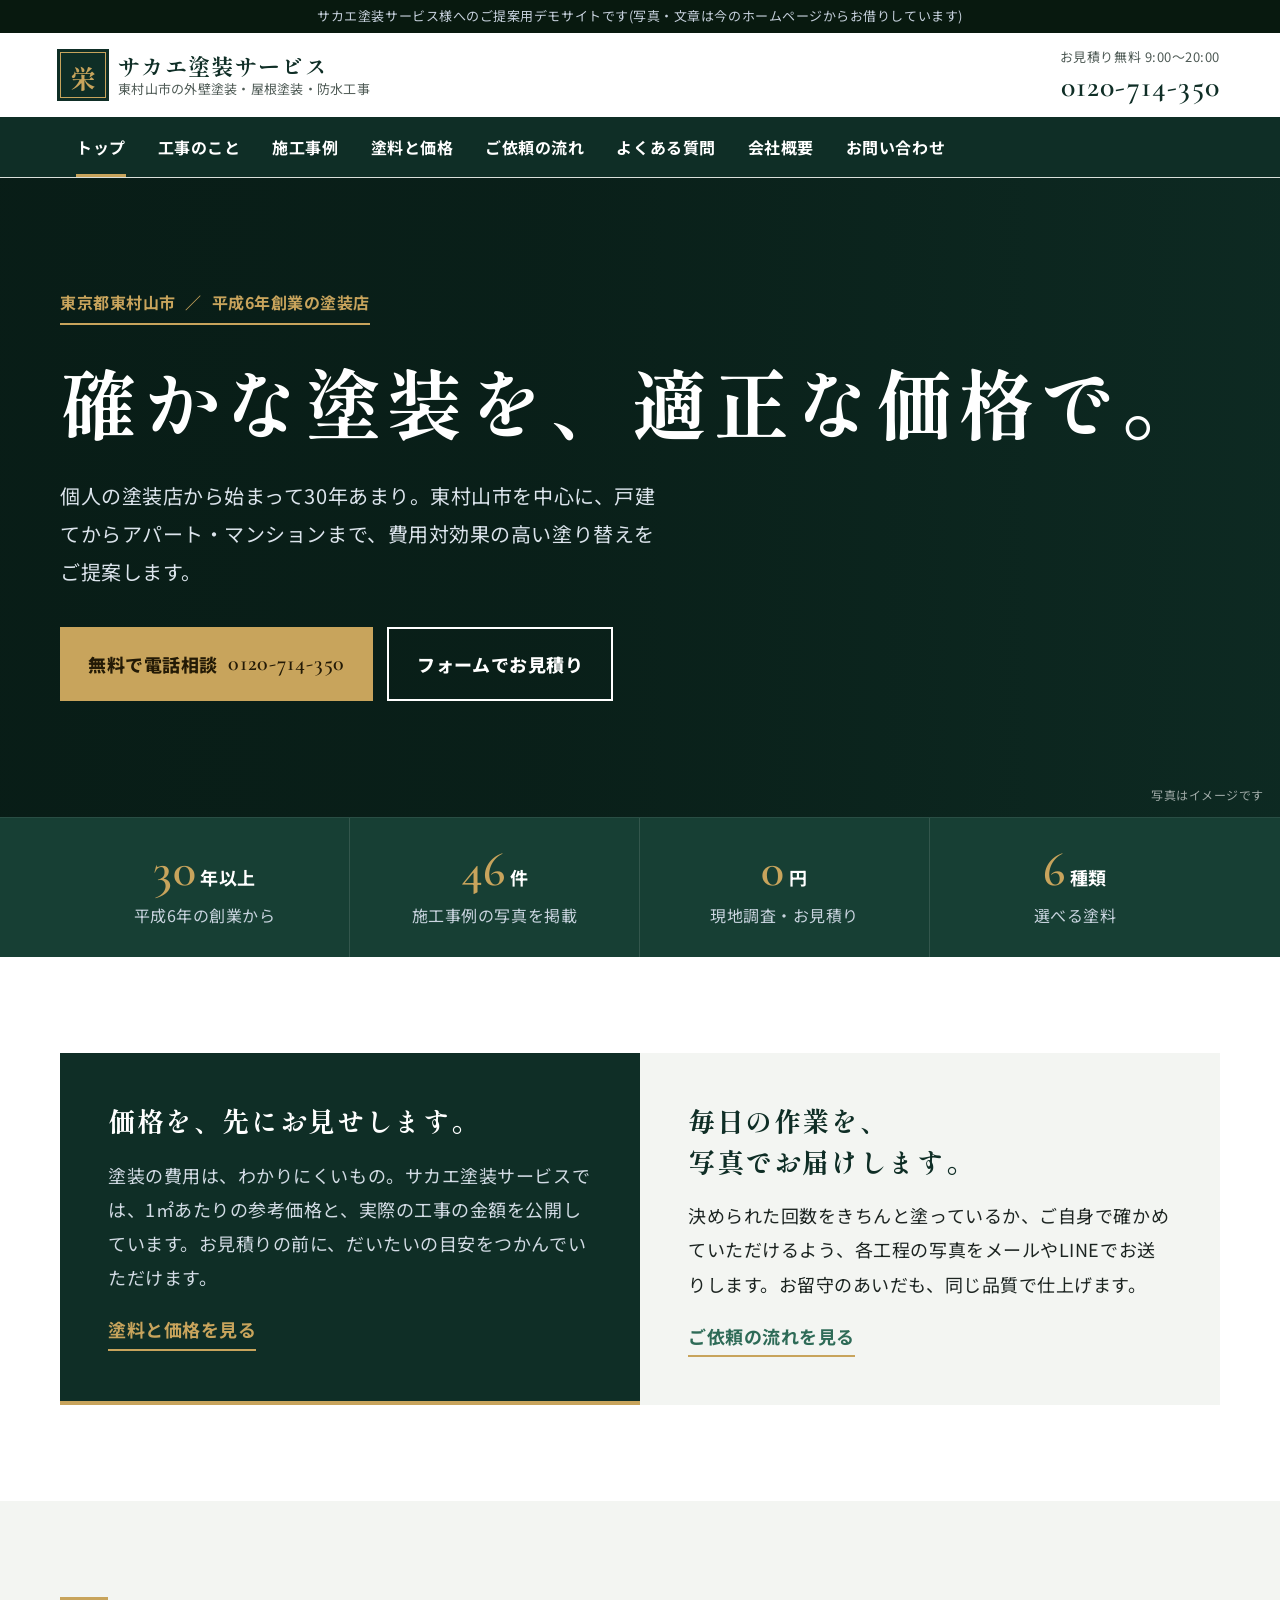
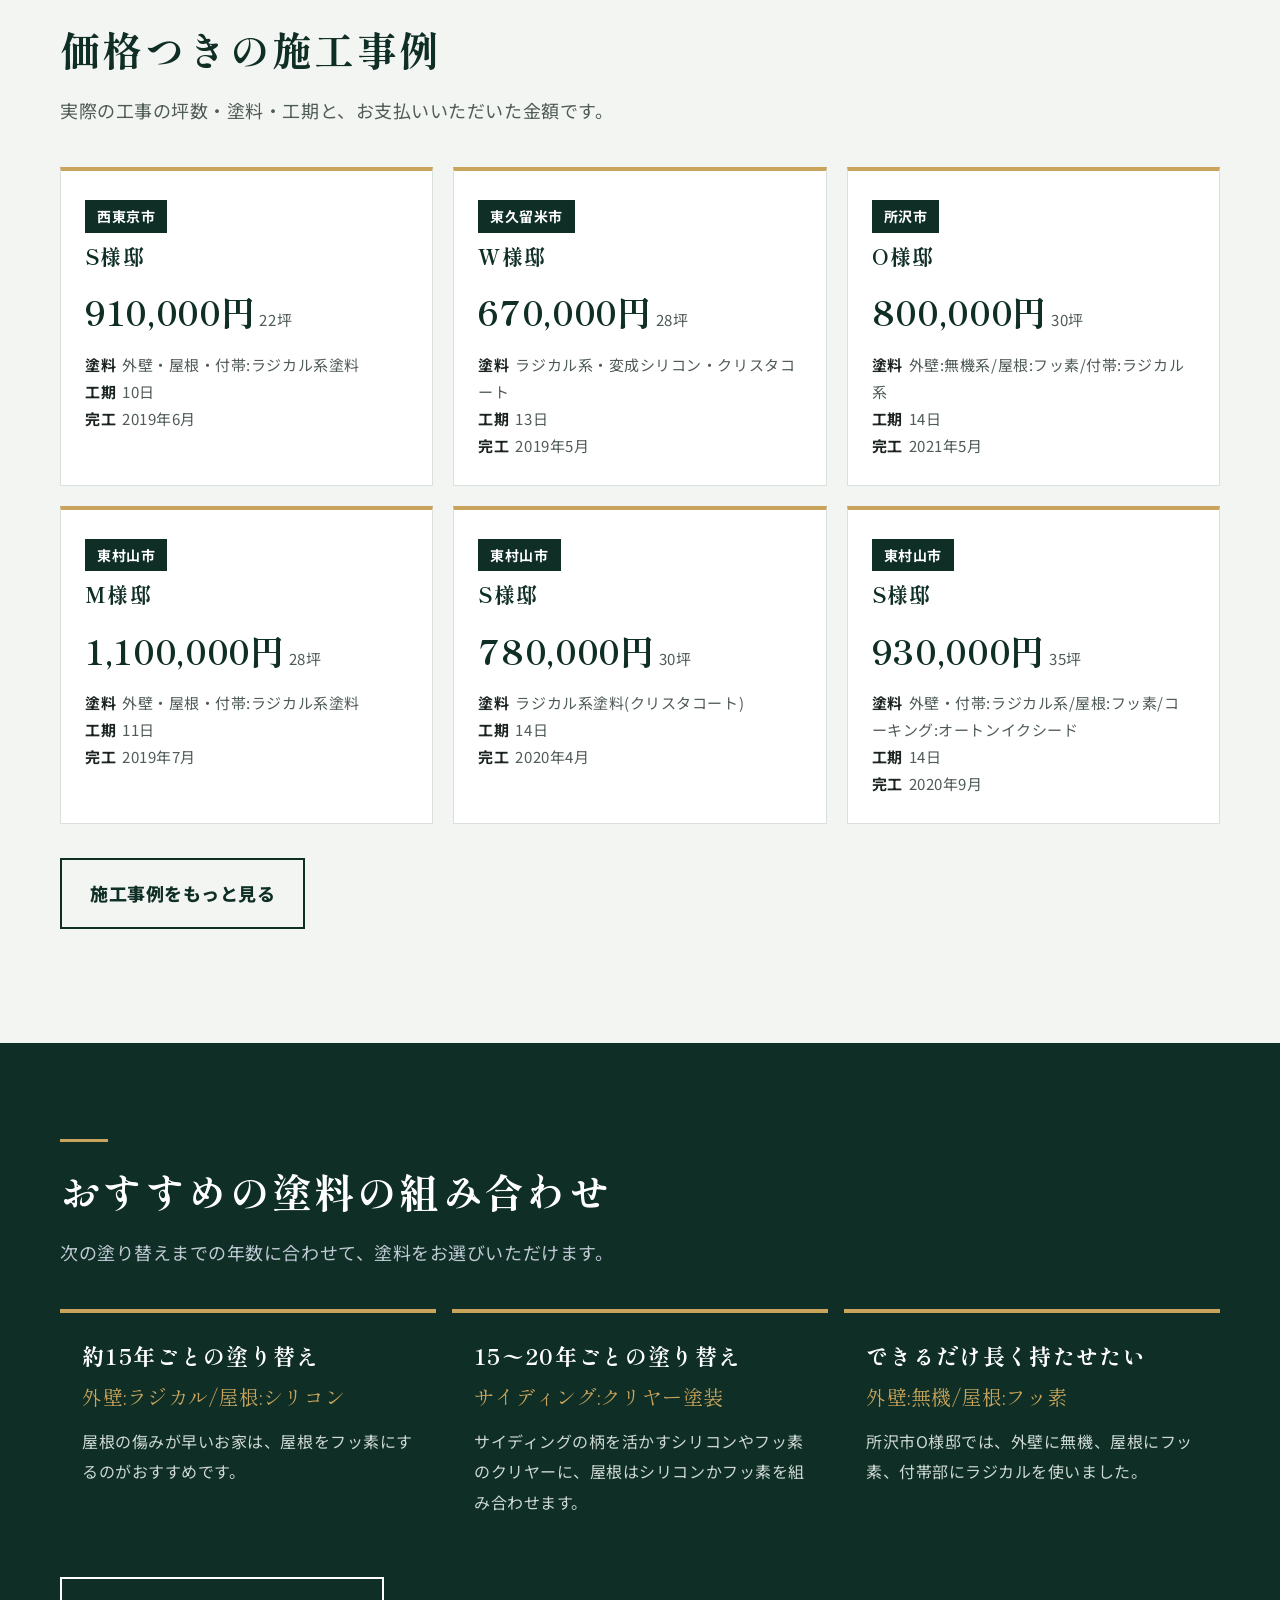
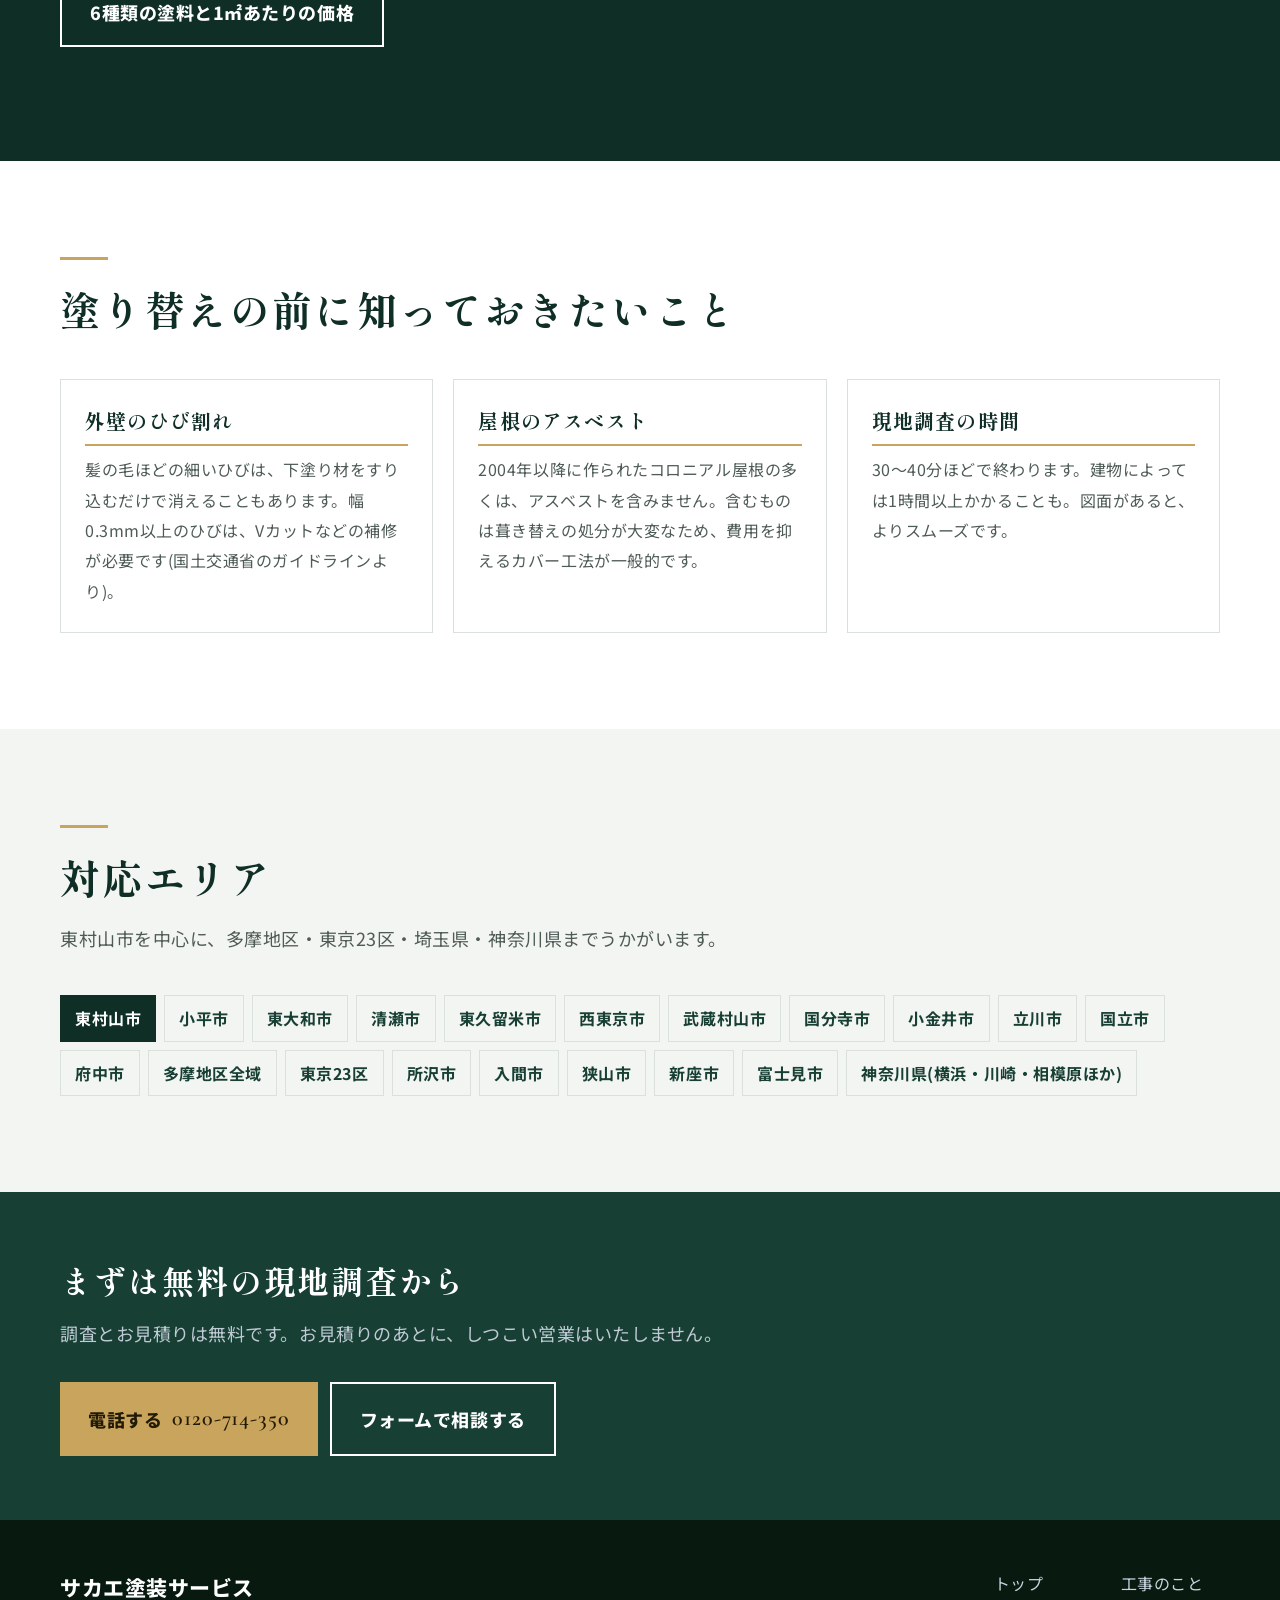
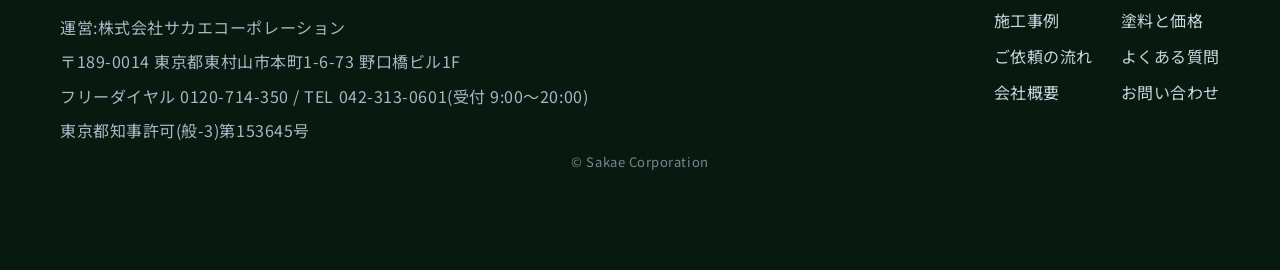
<file: index.html>
<!doctype html>
<html lang="ja">
<head>
<meta charset="utf-8">
<meta name="viewport" content="width=device-width, initial-scale=1">
<meta name="robots" content="noindex, nofollow">
<title>東村山市の外壁塗装・屋根塗装｜サカエ塗装サービス</title>
<meta name="description" content="創業30年以上、東村山市の外壁塗装専門店。現地調査・お見積り無料。価格つきの施工事例と、1㎡あたりの参考価格を公開しています。">
<link rel="preconnect" href="https://fonts.googleapis.com">
<link rel="preconnect" href="https://fonts.gstatic.com" crossorigin>
<link href="https://fonts.googleapis.com/css2?family=Noto+Sans+JP:wght@400;500;700&family=Shippori+Mincho+B1:wght@600;700&family=Cormorant+Garamond:wght@600&display=swap" rel="stylesheet">
<link rel="stylesheet" href="style.css">
<script type="application/ld+json">
{"@context":"https://schema.org","@type":"HomeAndConstructionBusiness","name":"サカエ塗装サービス","legalName":"株式会社サカエコーポレーション","telephone":"0120-714-350","address":{"@type":"PostalAddress","postalCode":"189-0014","addressRegion":"東京都","addressLocality":"東村山市","streetAddress":"本町1-6-73 野口橋ビル1F"},"openingHours":"Mo-Su 09:00-20:00","areaServed":["東村山市","小平市","東大和市","清瀬市","東久留米市","西東京市","所沢市"],"description":"創業30年以上、東村山市の外壁塗装・屋根塗装・防水工事の会社"}
</script>
<script src="site.js"></script>
</head>
<body>
<div id="head"></div>
<main>

<section class="hero">
  <div class="hero-bg" aria-hidden="true"></div>
  <div class="wrap hero-in">
    <p class="hero-kicker"><span class="nw">東京都東村山市</span><span class="nw">平成6年創業の塗装店</span></p>
    <h1><span>確かな塗装を、</span><span>適正な価格で。</span></h1>
    <p class="lead">個人の塗装店から始まって30年あまり。東村山市を中心に、戸建てからアパート・マンションまで、費用対効果の高い塗り替えをご提案します。</p>
    <div class="btns"><a class="btn btn-tel" href="tel:0120714350">無料で電話相談 <b>0120-714-350</b></a><a class="btn btn-line" href="contact.html">フォームでお見積り</a></div>
  </div>
  <p class="hero-note">写真はイメージです</p>
</section>
<section class="proof" aria-label="サカエ塗装サービスの実績と約束">
  <div class="wrap proof-in">
    <div><b>30<small>年以上</small></b><span>平成6年の創業から</span></div>
    <div><b>46<small>件</small></b><span>施工事例の写真を掲載</span></div>
    <div><b>0<small>円</small></b><span>現地調査・お見積り</span></div>
    <div><b>6<small>種類</small></b><span>選べる塗料</span></div>
  </div>
</section>

<section class="sec">
  <div class="wrap">
    <div class="origin">
      <div class="o-left"><h3><span class="nw">価格を、</span><span class="nw">先にお見せします。</span></h3><p>塗装の費用は、わかりにくいもの。サカエ塗装サービスでは、1㎡あたりの参考価格と、実際の工事の金額を公開しています。お見積りの前に、だいたいの目安をつかんでいただけます。</p><a class="text-link" style="color:var(--gold)" href="price.html">塗料と価格を見る</a></div>
      <div class="o-right"><h3><span class="nw">毎日の作業を、</span><span class="nw">写真でお届けします。</span></h3><p>決められた回数をきちんと塗っているか、ご自身で確かめていただけるよう、各工程の写真をメールやLINEでお送りします。お留守のあいだも、同じ品質で仕上げます。</p><a class="text-link" href="flow.html">ご依頼の流れを見る</a></div>
    </div>
  </div>
</section>

<section class="sec tint">
  <div class="wrap">
    <div class="sec-head"><h2>価格つきの施工事例</h2><p>実際の工事の坪数・塗料・工期と、お支払いいただいた金額です。</p></div>
    <div class="priced" id="priced"></div>
    <p class="more"><a class="btn btn-line" href="works.html">施工事例をもっと見る</a></p>
  </div>
</section>

<script>
function pricedCard(p){
  return '<article class="pcard"><span class="area">'+p[0]+'</span><h3>'+p[1]+'</h3><p class="yen">'+p[6]+'<small>'+p[2]+'</small></p>'+
  '<dl><dt>塗料</dt><dd>'+p[3]+'</dd><dt>工期</dt><dd>'+p[4]+'</dd><dt>完工</dt><dd>'+p[5]+'</dd></dl></article>';
}
function workCard(w){
  var ph = function(f){ return f ? '<div class="photo"><img loading="lazy" src="'+IMG+f+'" onerror="fallback(this)" alt="'+w[0]+' '+w[1]+'の施工写真"></div>' : ''; };
  return '<article class="work"><div class="pair'+(w[3]?'':' single')+'">'+ph(w[2])+ph(w[3])+'</div><span class="area">'+w[0]+'</span><h3>'+w[1]+'</h3></article>';
}
</script>

<script>document.addEventListener("DOMContentLoaded",function(){document.getElementById("priced").innerHTML=PRICED.map(pricedCard).join("")});</script>

<section class="sec navy">
  <div class="wrap">
    <div class="sec-head"><h2>おすすめの塗料の組み合わせ</h2><p>次の塗り替えまでの年数に合わせて、塗料をお選びいただけます。</p></div>
    <div class="paints">
      <div class="paint"><h3>約15年ごとの塗り替え</h3><p class="yrs">外壁:ラジカル/屋根:シリコン</p><p>屋根の傷みが早いお家は、屋根をフッ素にするのがおすすめです。</p></div>
      <div class="paint"><h3>15〜20年ごとの塗り替え</h3><p class="yrs">サイディング:クリヤー塗装</p><p>サイディングの柄を活かすシリコンやフッ素のクリヤーに、屋根はシリコンかフッ素を組み合わせます。</p></div>
      <div class="paint"><h3>できるだけ長く持たせたい</h3><p class="yrs">外壁:無機/屋根:フッ素</p><p>所沢市O様邸では、外壁に無機、屋根にフッ素、付帯部にラジカルを使いました。</p></div>
    </div>
    <p class="more"><a class="btn btn-line" href="price.html">6種類の塗料と1㎡あたりの価格</a></p>
  </div>
</section>

<section class="sec">
  <div class="wrap">
    <div class="sec-head"><h2>塗り替えの前に知っておきたいこと</h2></div>
    <div class="knows">
      <div class="know"><h3>外壁のひび割れ</h3><p>髪の毛ほどの細いひびは、下塗り材をすり込むだけで消えることもあります。幅0.3mm以上のひびは、Vカットなどの補修が必要です(国土交通省のガイドラインより)。</p></div>
      <div class="know"><h3>屋根のアスベスト</h3><p>2004年以降に作られたコロニアル屋根の多くは、アスベストを含みません。含むものは葺き替えの処分が大変なため、費用を抑えるカバー工法が一般的です。</p></div>
      <div class="know"><h3>現地調査の時間</h3><p>30〜40分ほどで終わります。建物によっては1時間以上かかることも。図面があると、よりスムーズです。</p></div>
    </div>
  </div>
</section>

<section class="sec tint">
  <div class="wrap">
    <div class="sec-head"><h2>対応エリア</h2><p>東村山市を中心に、多摩地区・東京23区・埼玉県・神奈川県までうかがいます。</p></div>
    <ul class="area-list"><li class="main">東村山市</li><li>小平市</li><li>東大和市</li><li>清瀬市</li><li>東久留米市</li><li>西東京市</li><li>武蔵村山市</li><li>国分寺市</li><li>小金井市</li><li>立川市</li><li>国立市</li><li>府中市</li><li>多摩地区全域</li><li>東京23区</li><li>所沢市</li><li>入間市</li><li>狭山市</li><li>新座市</li><li>富士見市</li><li>神奈川県(横浜・川崎・相模原ほか)</li></ul>
  </div>
</section>

</main>
<div id="foot"></div>
<!-- Cloudflare Web Analytics --><script defer src='https://static.cloudflareinsights.com/beacon.min.js' data-cf-beacon='{"token": "66a2b055c38a48da9c19547b0177c091"}'></script><!-- End Cloudflare Web Analytics -->
</body>
</html>
</file>
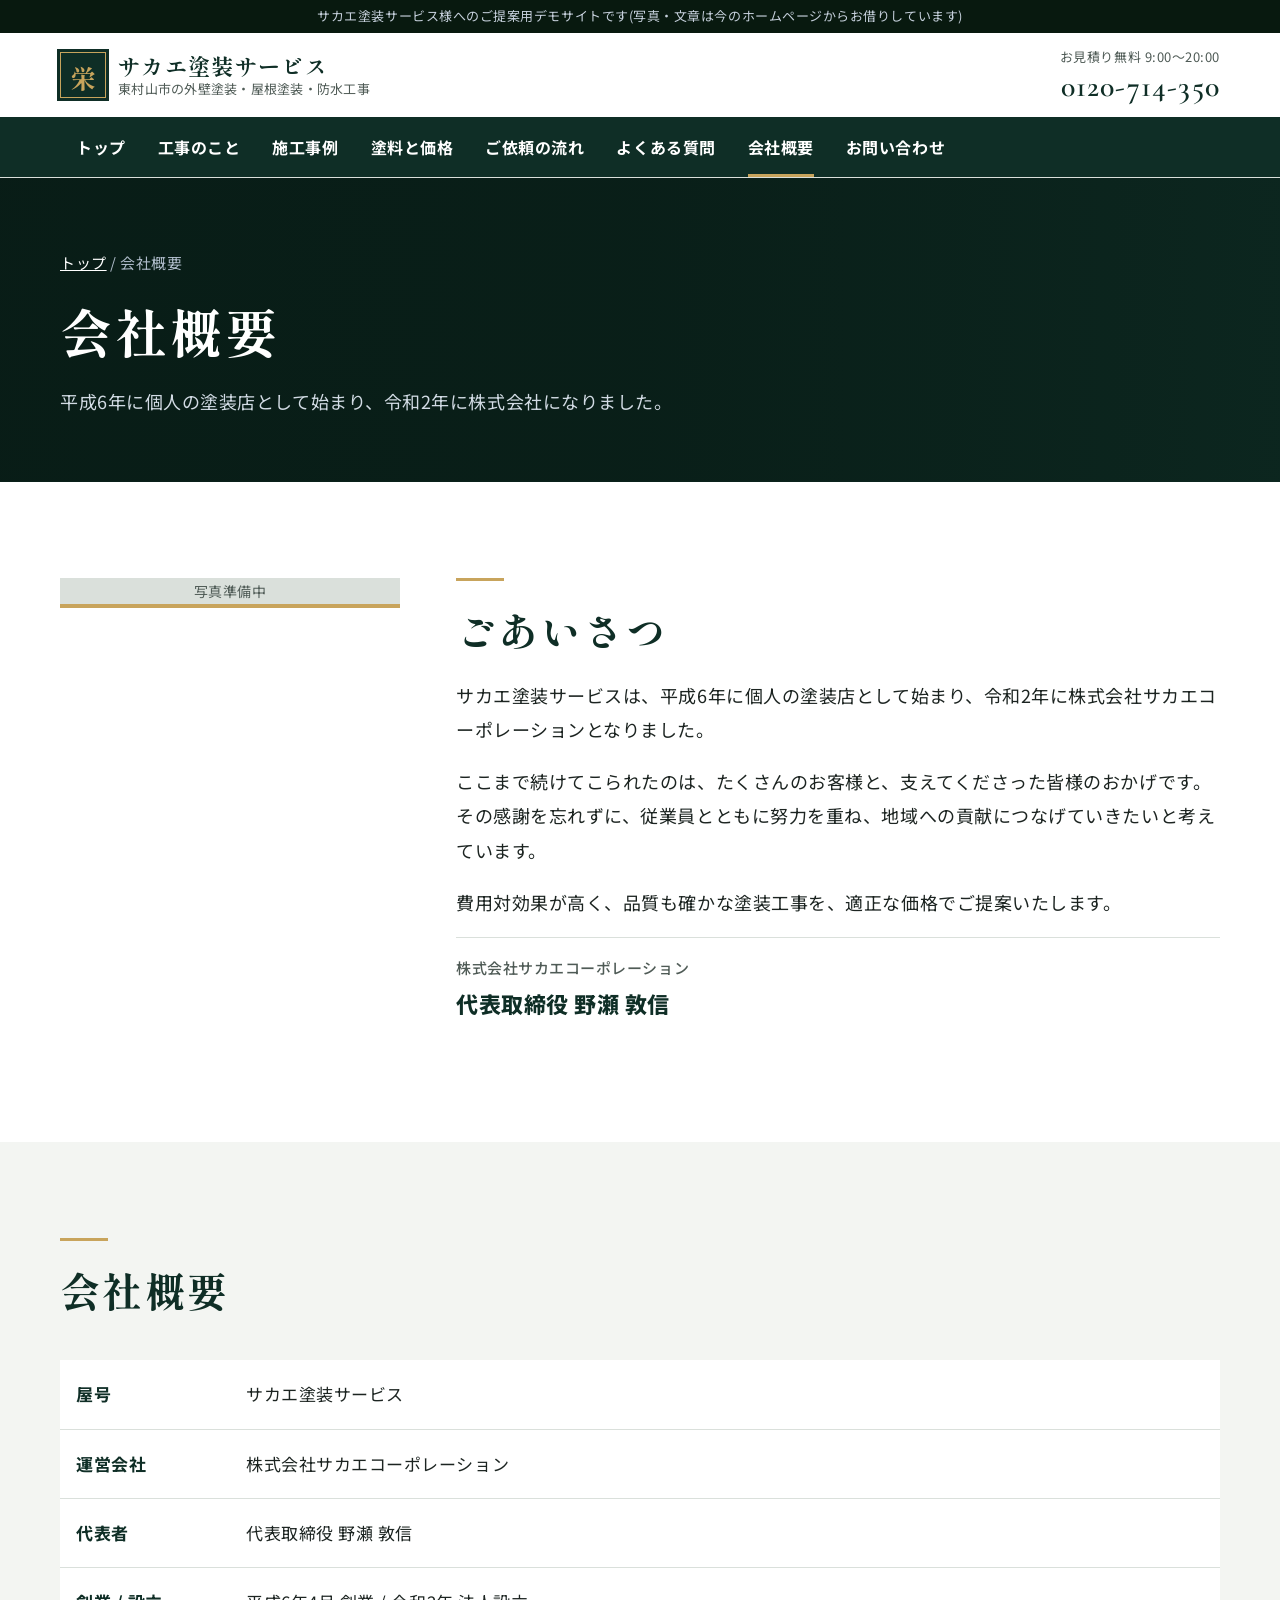
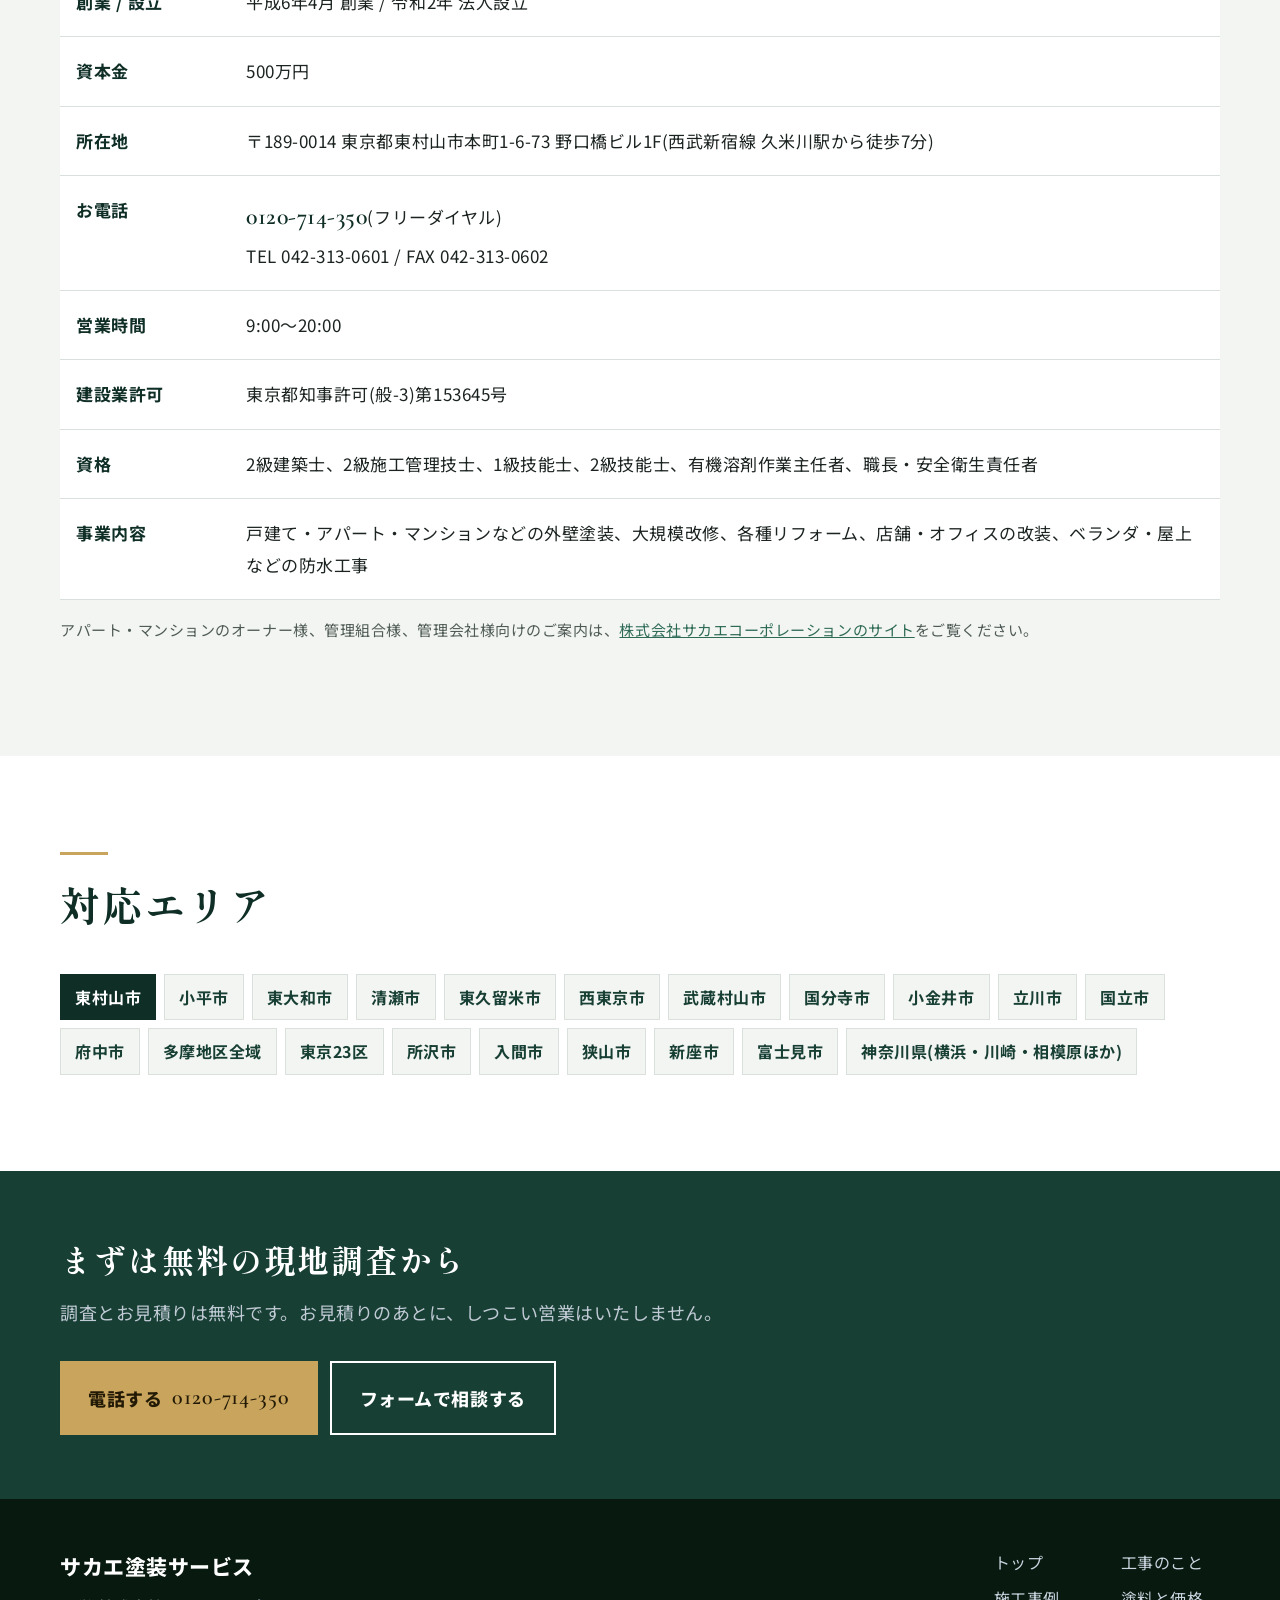
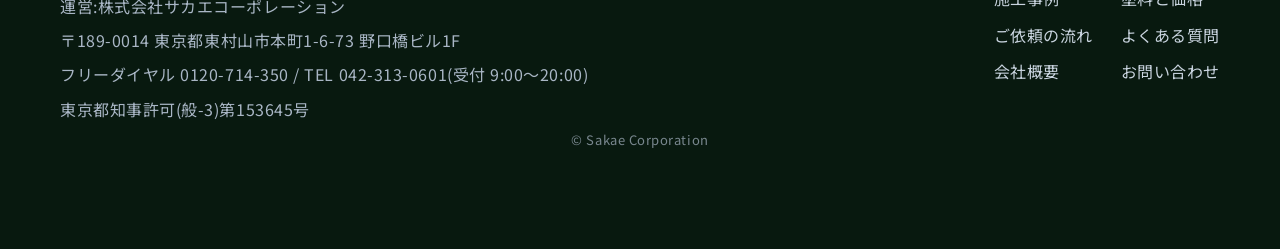
<file: company.html>
<!doctype html>
<html lang="ja">
<head>
<meta charset="utf-8">
<meta name="viewport" content="width=device-width, initial-scale=1">
<meta name="robots" content="noindex, nofollow">
<title>会社概要｜サカエ塗装サービス</title>
<meta name="description" content="サカエ塗装サービス(株式会社サカエコーポレーション)の会社概要とごあいさつ。">
<link rel="preconnect" href="https://fonts.googleapis.com">
<link rel="preconnect" href="https://fonts.gstatic.com" crossorigin>
<link href="https://fonts.googleapis.com/css2?family=Noto+Sans+JP:wght@400;500;700&family=Shippori+Mincho+B1:wght@600;700&family=Cormorant+Garamond:wght@600&display=swap" rel="stylesheet">
<link rel="stylesheet" href="style.css">
<script type="application/ld+json">
{"@context":"https://schema.org","@type":"HomeAndConstructionBusiness","name":"サカエ塗装サービス","legalName":"株式会社サカエコーポレーション","telephone":"0120-714-350","address":{"@type":"PostalAddress","postalCode":"189-0014","addressRegion":"東京都","addressLocality":"東村山市","streetAddress":"本町1-6-73 野口橋ビル1F"},"openingHours":"Mo-Su 09:00-20:00","areaServed":["東村山市","小平市","東大和市","清瀬市","東久留米市","西東京市","所沢市"],"description":"創業30年以上、東村山市の外壁塗装・屋根塗装・防水工事の会社"}
</script>
<script src="site.js"></script>
</head>
<body>
<div id="head"></div>
<main>
<section class="page-head"><div class="page-head-bg" aria-hidden="true"></div><div class="wrap"><p class="crumb"><a href="index.html">トップ</a> / 会社概要</p><h1>会社概要</h1><p>平成6年に個人の塗装店として始まり、令和2年に株式会社になりました。</p></div></section>
<section class="sec">
  <div class="wrap ceo">
    <div class="photo"><img src="https://crayonimg.e-shops.jp/cms-dimg/1029921/1626483/850_637.jpg" onerror="fallback(this)" alt="サカエ塗装サービス"></div>
    <div>
      <div class="sec-head" style="margin-bottom:18px"><h2>ごあいさつ</h2></div>
      <p>サカエ塗装サービスは、平成6年に個人の塗装店として始まり、令和2年に株式会社サカエコーポレーションとなりました。</p>
      <p>ここまで続けてこられたのは、たくさんのお客様と、支えてくださった皆様のおかげです。その感謝を忘れずに、従業員とともに努力を重ね、地域への貢献につなげていきたいと考えています。</p>
      <p>費用対効果が高く、品質も確かな塗装工事を、適正な価格でご提案いたします。</p>
      <p class="sign"><small>株式会社サカエコーポレーション</small>代表取締役 野瀬 敦信</p>
    </div>
  </div>
</section>
<section class="sec tint">
  <div class="wrap">
    <div class="sec-head"><h2>会社概要</h2></div>
    <table class="table">
      <tr><th>屋号</th><td>サカエ塗装サービス</td></tr>
      <tr><th>運営会社</th><td>株式会社サカエコーポレーション</td></tr>
      <tr><th>代表者</th><td>代表取締役 野瀬 敦信</td></tr>
      <tr><th>創業 / 設立</th><td>平成6年4月 創業 / 令和2年 法人設立</td></tr>
      <tr><th>資本金</th><td>500万円</td></tr>
      <tr><th>所在地</th><td>〒189-0014 東京都東村山市本町1-6-73 野口橋ビル1F(西武新宿線 久米川駅から徒歩7分)</td></tr>
      <tr><th>お電話</th><td><a href="tel:0120714350">0120-714-350</a>(フリーダイヤル)<br>TEL 042-313-0601 / FAX 042-313-0602</td></tr>
      <tr><th>営業時間</th><td>9:00〜20:00</td></tr>
      <tr><th>建設業許可</th><td>東京都知事許可(般-3)第153645号</td></tr>
      <tr><th>資格</th><td>2級建築士、2級施工管理技士、1級技能士、2級技能士、有機溶剤作業主任者、職長・安全衛生責任者</td></tr>
      <tr><th>事業内容</th><td>戸建て・アパート・マンションなどの外壁塗装、大規模改修、各種リフォーム、店舗・オフィスの改装、ベランダ・屋上などの防水工事</td></tr>
    </table>
    <p class="note">アパート・マンションのオーナー様、管理組合様、管理会社様向けのご案内は、<a href="https://sakaecorp.co.jp/" rel="noopener">株式会社サカエコーポレーションのサイト</a>をご覧ください。</p>
  </div>
</section>
<section class="sec">
  <div class="wrap">
    <div class="sec-head"><h2>対応エリア</h2></div>
    <ul class="area-list"><li class="main">東村山市</li><li>小平市</li><li>東大和市</li><li>清瀬市</li><li>東久留米市</li><li>西東京市</li><li>武蔵村山市</li><li>国分寺市</li><li>小金井市</li><li>立川市</li><li>国立市</li><li>府中市</li><li>多摩地区全域</li><li>東京23区</li><li>所沢市</li><li>入間市</li><li>狭山市</li><li>新座市</li><li>富士見市</li><li>神奈川県(横浜・川崎・相模原ほか)</li></ul>
  </div>
</section>

</main>
<div id="foot"></div>
<!-- Cloudflare Web Analytics --><script defer src='https://static.cloudflareinsights.com/beacon.min.js' data-cf-beacon='{"token": "66a2b055c38a48da9c19547b0177c091"}'></script><!-- End Cloudflare Web Analytics -->
</body>
</html>
</file>
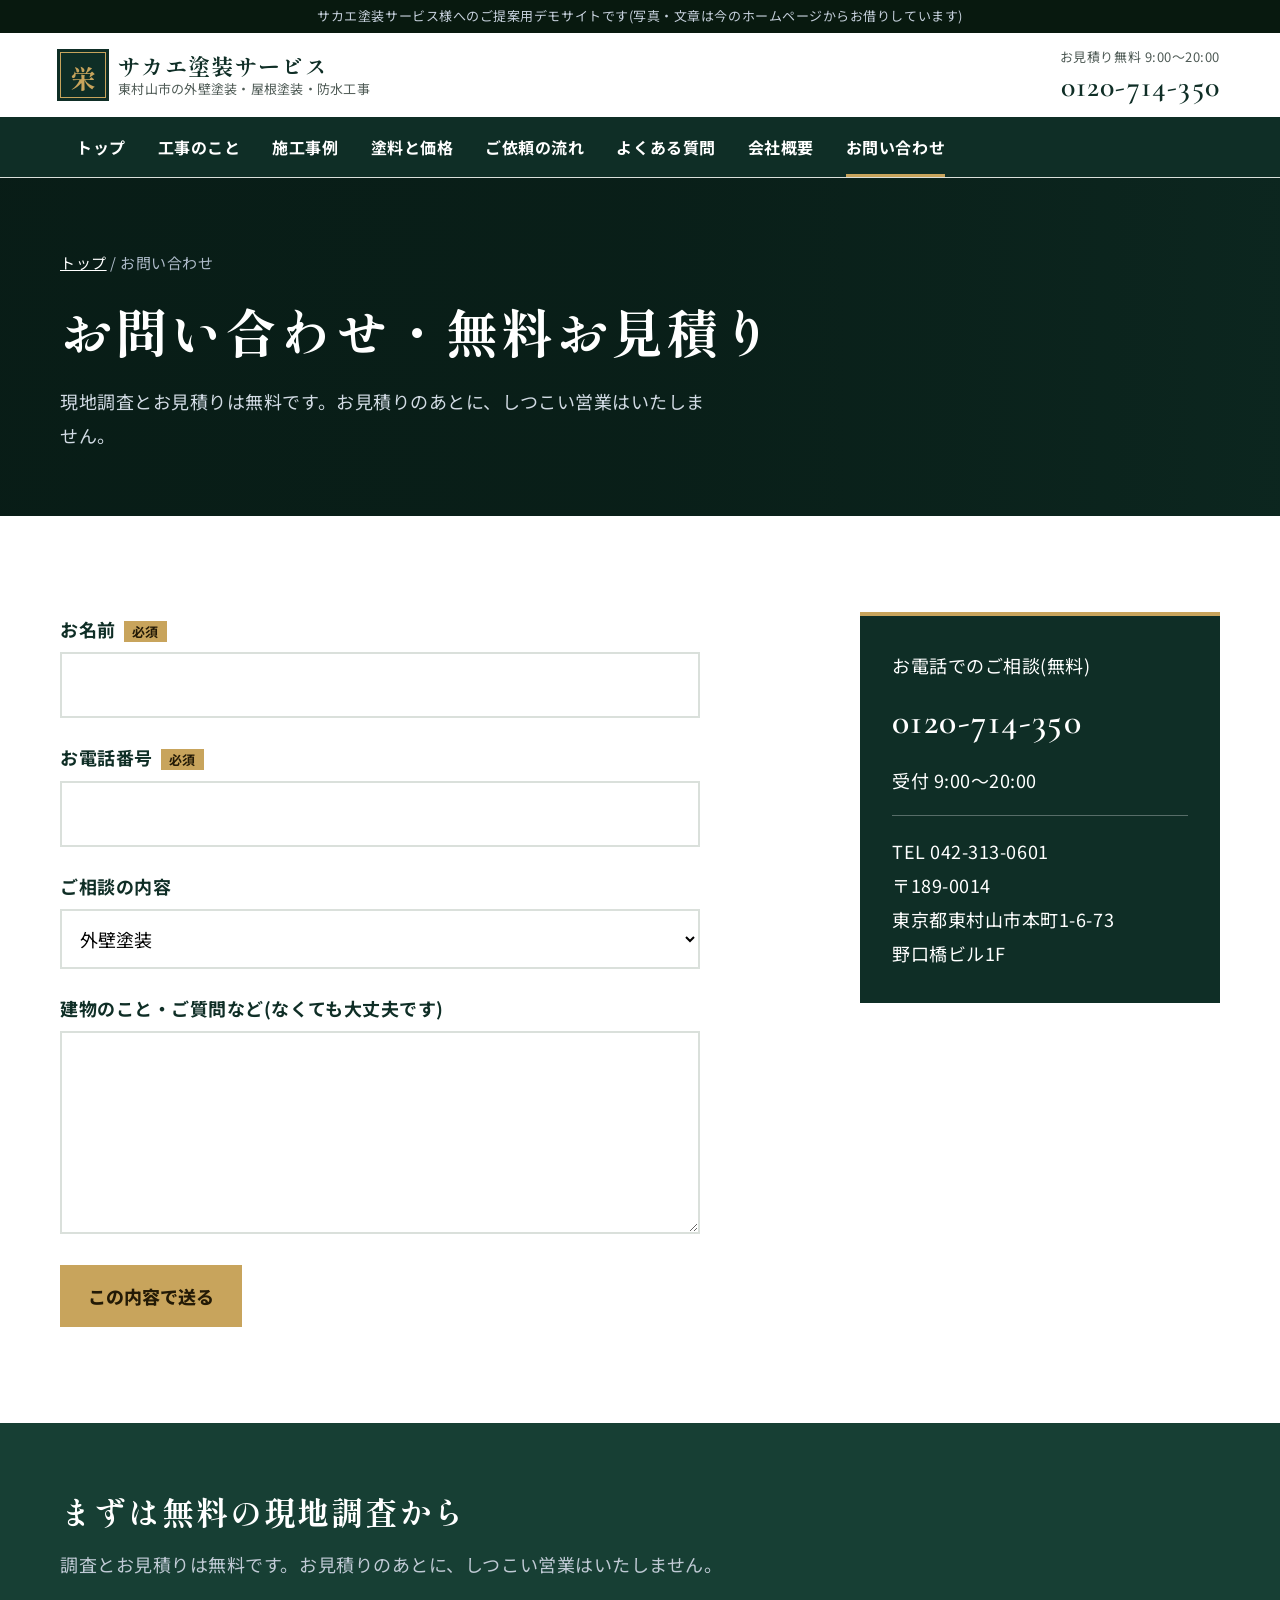
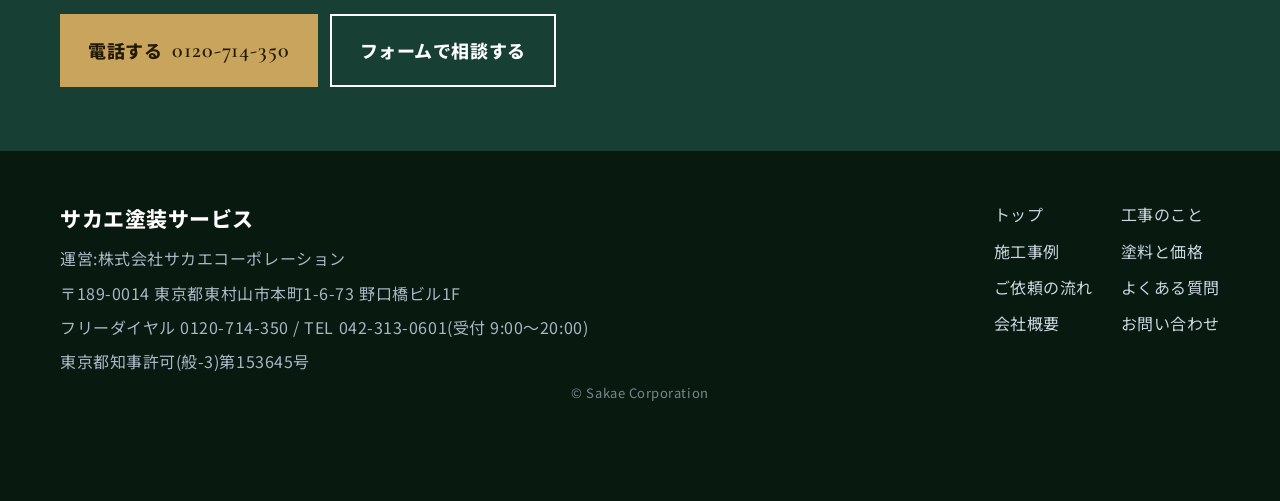
<file: contact.html>
<!doctype html>
<html lang="ja">
<head>
<meta charset="utf-8">
<meta name="viewport" content="width=device-width, initial-scale=1">
<meta name="robots" content="noindex, nofollow">
<title>お問い合わせ・無料お見積り｜サカエ塗装サービス</title>
<meta name="description" content="現地調査・お見積りは無料。お電話またはフォームでお気軽にご相談ください。">
<link rel="preconnect" href="https://fonts.googleapis.com">
<link rel="preconnect" href="https://fonts.gstatic.com" crossorigin>
<link href="https://fonts.googleapis.com/css2?family=Noto+Sans+JP:wght@400;500;700&family=Shippori+Mincho+B1:wght@600;700&family=Cormorant+Garamond:wght@600&display=swap" rel="stylesheet">
<link rel="stylesheet" href="style.css">
<script type="application/ld+json">
{"@context":"https://schema.org","@type":"HomeAndConstructionBusiness","name":"サカエ塗装サービス","legalName":"株式会社サカエコーポレーション","telephone":"0120-714-350","address":{"@type":"PostalAddress","postalCode":"189-0014","addressRegion":"東京都","addressLocality":"東村山市","streetAddress":"本町1-6-73 野口橋ビル1F"},"openingHours":"Mo-Su 09:00-20:00","areaServed":["東村山市","小平市","東大和市","清瀬市","東久留米市","西東京市","所沢市"],"description":"創業30年以上、東村山市の外壁塗装・屋根塗装・防水工事の会社"}
</script>
<script src="site.js"></script>
</head>
<body>
<div id="head"></div>
<main>
<section class="page-head"><div class="page-head-bg" aria-hidden="true"></div><div class="wrap"><p class="crumb"><a href="index.html">トップ</a> / お問い合わせ</p><h1>お問い合わせ・無料お見積り</h1><p>現地調査とお見積りは無料です。お見積りのあとに、しつこい営業はいたしません。</p></div></section>
<section class="sec">
  <div class="wrap contact-grid">
    <form class="form" id="form" novalidate>
      <div><label for="n">お名前<span class="req">必須</span></label><input id="n" name="name" autocomplete="name" required></div>
      <div><label for="t">お電話番号<span class="req">必須</span></label><input id="t" name="tel" type="tel" autocomplete="tel" inputmode="tel" required></div>
      <div><label for="k">ご相談の内容</label><select id="k" name="kind"><option>外壁塗装</option><option>屋根塗装</option><option>防水工事</option><option>アパート・マンションの改修</option><option>そのほか</option></select></div>
      <div><label for="m">建物のこと・ご質問など(なくても大丈夫です)</label><textarea id="m" name="message" rows="5"></textarea></div>
      <button class="btn btn-tel" type="submit">この内容で送る</button>
      <p class="form-msg" id="msg" role="status">デモサイトのため、送信はされません。正式公開のときは、ここからサカエ塗装サービス様のメールに届くようにします。</p>
    </form>
    <aside class="tel-box">
      <p style="margin:0">お電話でのご相談(無料)</p>
      <b><a href="tel:0120714350">0120-714-350</a></b>
      <p style="margin:0">受付 9:00〜20:00</p>
      <hr style="border:0;border-top:1px solid rgba(255,255,255,.3);margin:18px 0">
      <p style="margin:0">TEL 042-313-0601</p>
      <p style="margin:0">〒189-0014<br>東京都東村山市本町1-6-73<br>野口橋ビル1F</p>
    </aside>
  </div>
</section>
<script>
document.addEventListener("DOMContentLoaded",function(){
  document.getElementById("form").addEventListener("submit",function(e){e.preventDefault();document.getElementById("msg").style.display="block";});
});
</script>

</main>
<div id="foot"></div>
<!-- Cloudflare Web Analytics --><script defer src='https://static.cloudflareinsights.com/beacon.min.js' data-cf-beacon='{"token": "66a2b055c38a48da9c19547b0177c091"}'></script><!-- End Cloudflare Web Analytics -->
</body>
</html>
</file>
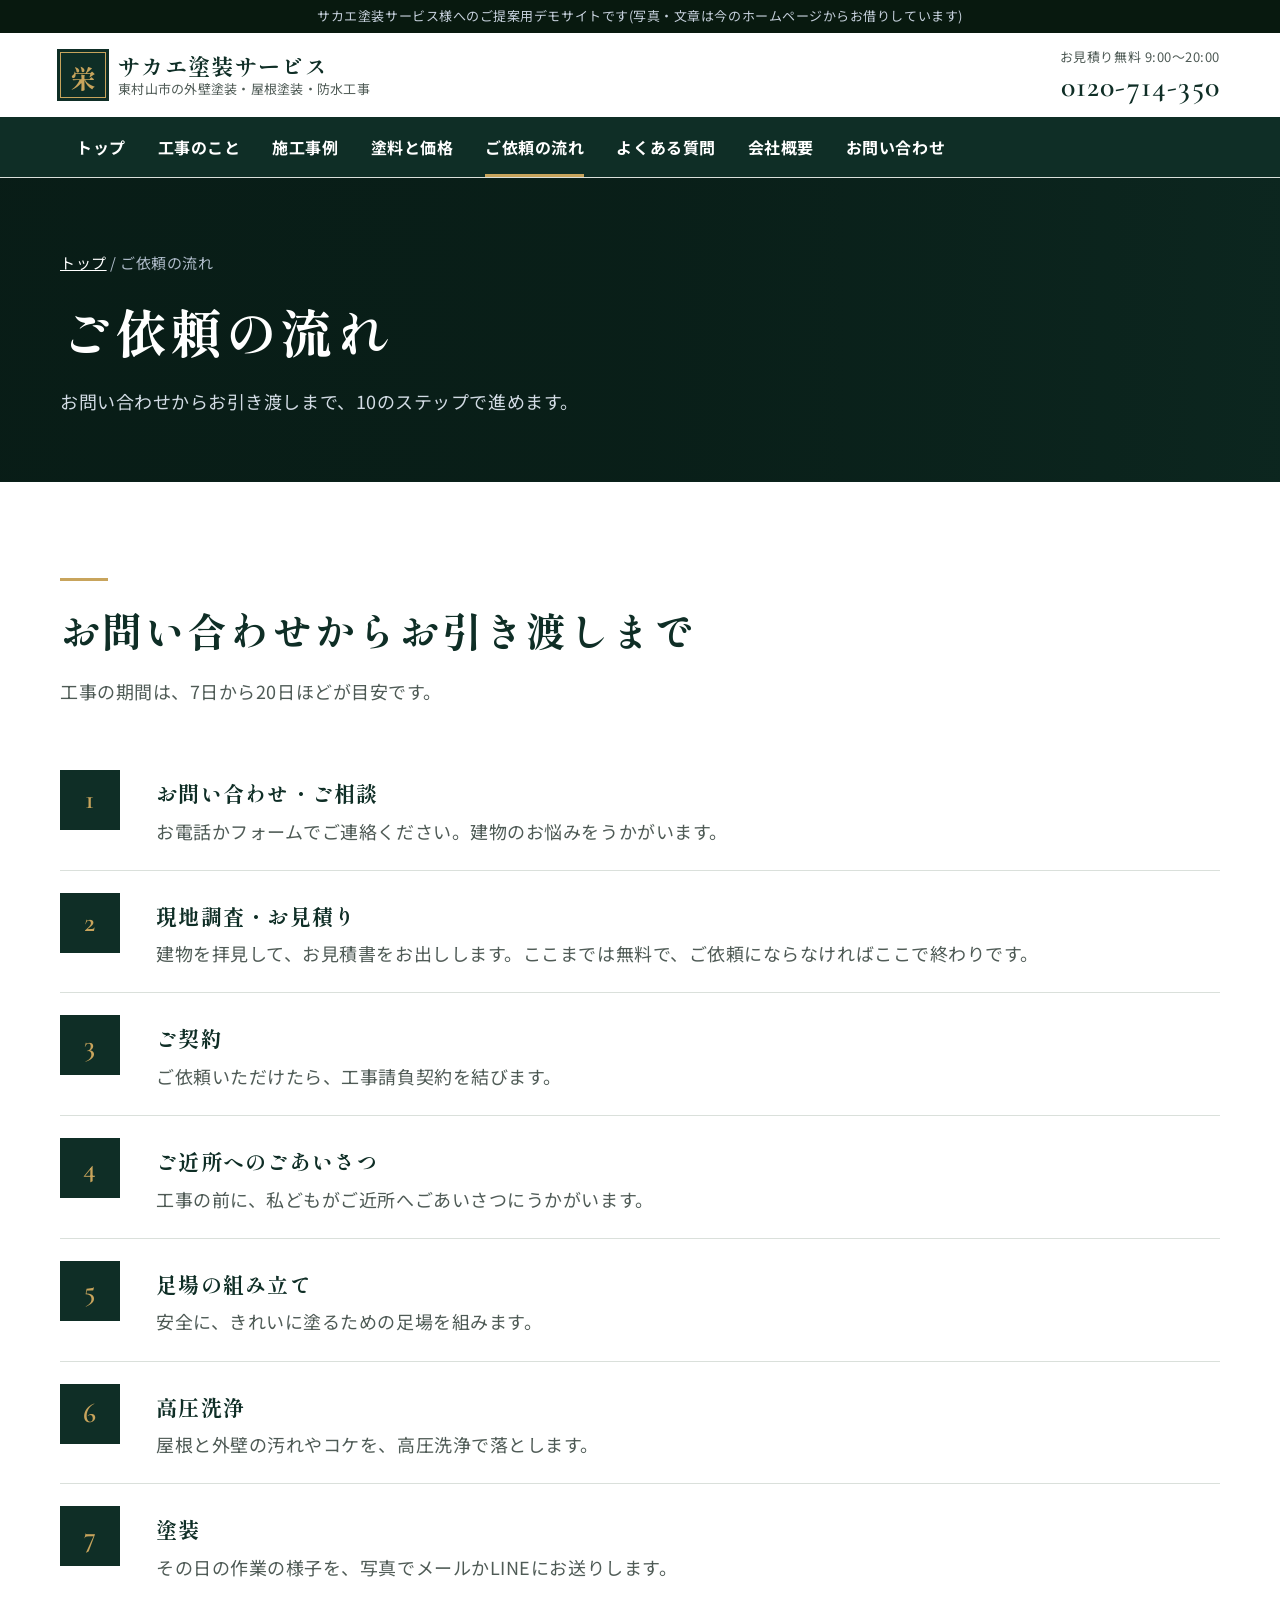
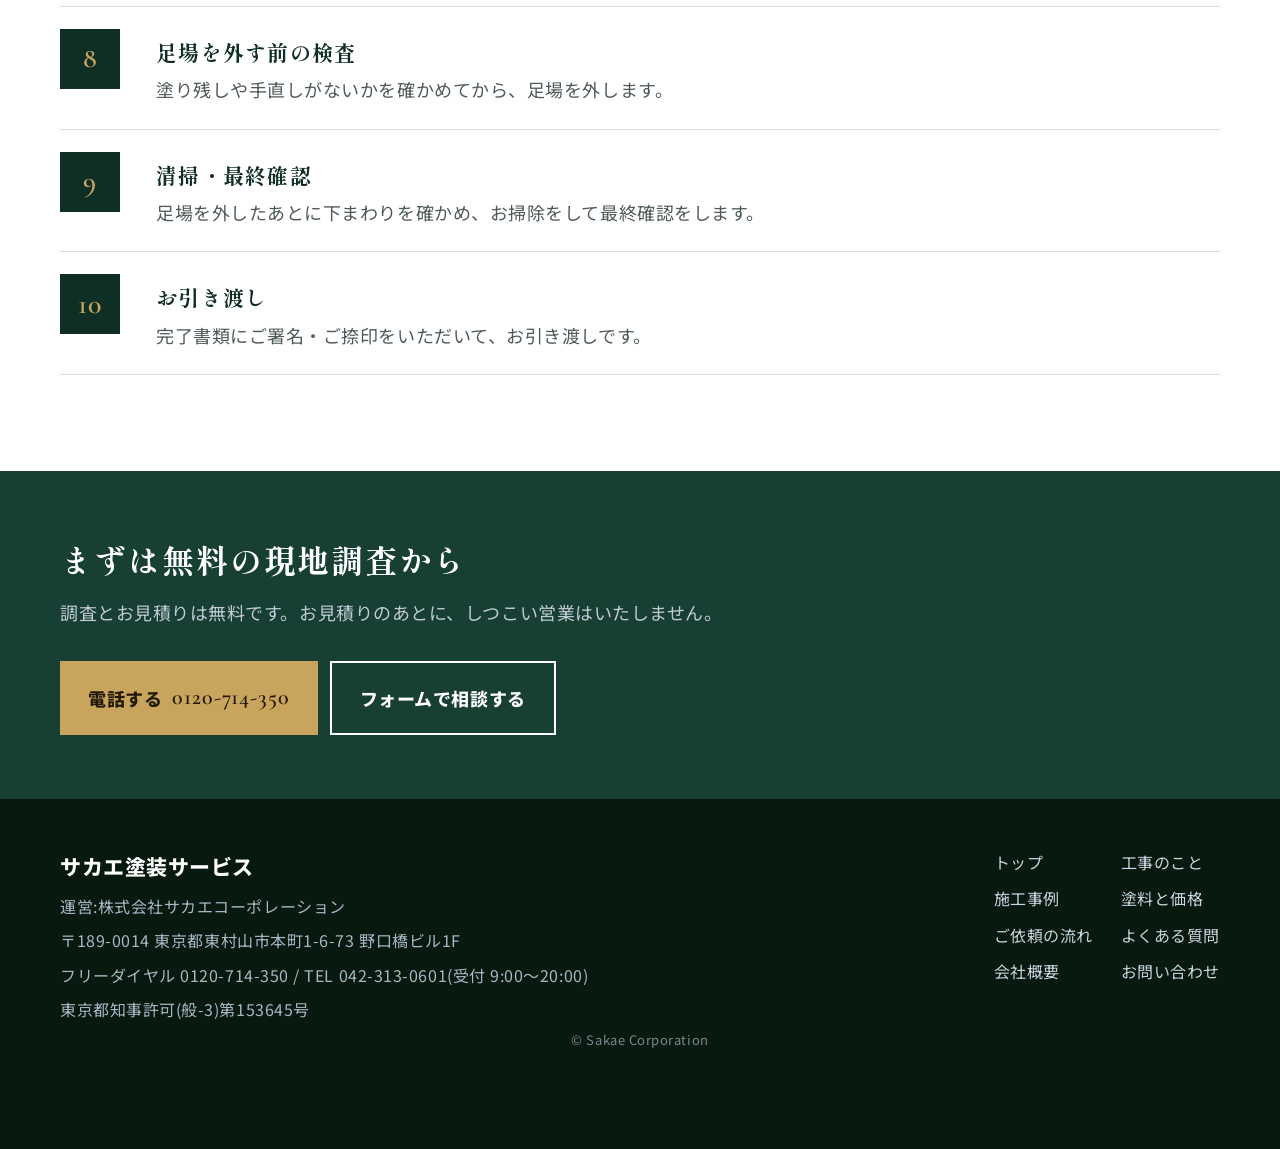
<file: flow.html>
<!doctype html>
<html lang="ja">
<head>
<meta charset="utf-8">
<meta name="viewport" content="width=device-width, initial-scale=1">
<meta name="robots" content="noindex, nofollow">
<title>ご依頼の流れ｜サカエ塗装サービス</title>
<meta name="description" content="お問い合わせから現地調査、工事、お引き渡しまでの流れ。">
<link rel="preconnect" href="https://fonts.googleapis.com">
<link rel="preconnect" href="https://fonts.gstatic.com" crossorigin>
<link href="https://fonts.googleapis.com/css2?family=Noto+Sans+JP:wght@400;500;700&family=Shippori+Mincho+B1:wght@600;700&family=Cormorant+Garamond:wght@600&display=swap" rel="stylesheet">
<link rel="stylesheet" href="style.css">
<script type="application/ld+json">
{"@context":"https://schema.org","@type":"HomeAndConstructionBusiness","name":"サカエ塗装サービス","legalName":"株式会社サカエコーポレーション","telephone":"0120-714-350","address":{"@type":"PostalAddress","postalCode":"189-0014","addressRegion":"東京都","addressLocality":"東村山市","streetAddress":"本町1-6-73 野口橋ビル1F"},"openingHours":"Mo-Su 09:00-20:00","areaServed":["東村山市","小平市","東大和市","清瀬市","東久留米市","西東京市","所沢市"],"description":"創業30年以上、東村山市の外壁塗装・屋根塗装・防水工事の会社"}
</script>
<script src="site.js"></script>
</head>
<body>
<div id="head"></div>
<main>
<section class="page-head"><div class="page-head-bg" aria-hidden="true"></div><div class="wrap"><p class="crumb"><a href="index.html">トップ</a> / ご依頼の流れ</p><h1>ご依頼の流れ</h1><p>お問い合わせからお引き渡しまで、10のステップで進めます。</p></div></section>
<section class="sec">
  <div class="wrap">
    <div class="sec-head"><h2><span class="nw">お問い合わせから</span><span class="nw">お引き渡しまで</span></h2><p>工事の期間は、7日から20日ほどが目安です。</p></div>
    <ol class="flow"><li><div><h3>お問い合わせ・ご相談</h3><p>お電話かフォームでご連絡ください。建物のお悩みをうかがいます。</p></div></li><li><div><h3>現地調査・お見積り</h3><p>建物を拝見して、お見積書をお出しします。ここまでは無料で、ご依頼にならなければここで終わりです。</p></div></li><li><div><h3>ご契約</h3><p>ご依頼いただけたら、工事請負契約を結びます。</p></div></li><li><div><h3>ご近所へのごあいさつ</h3><p>工事の前に、私どもがご近所へごあいさつにうかがいます。</p></div></li><li><div><h3>足場の組み立て</h3><p>安全に、きれいに塗るための足場を組みます。</p></div></li><li><div><h3>高圧洗浄</h3><p>屋根と外壁の汚れやコケを、高圧洗浄で落とします。</p></div></li><li><div><h3>塗装</h3><p>その日の作業の様子を、写真でメールかLINEにお送りします。</p></div></li><li><div><h3>足場を外す前の検査</h3><p>塗り残しや手直しがないかを確かめてから、足場を外します。</p></div></li><li><div><h3>清掃・最終確認</h3><p>足場を外したあとに下まわりを確かめ、お掃除をして最終確認をします。</p></div></li><li><div><h3>お引き渡し</h3><p>完了書類にご署名・ご捺印をいただいて、お引き渡しです。</p></div></li></ol>
  </div>
</section>

</main>
<div id="foot"></div>
<!-- Cloudflare Web Analytics --><script defer src='https://static.cloudflareinsights.com/beacon.min.js' data-cf-beacon='{"token": "66a2b055c38a48da9c19547b0177c091"}'></script><!-- End Cloudflare Web Analytics -->
</body>
</html>
</file>
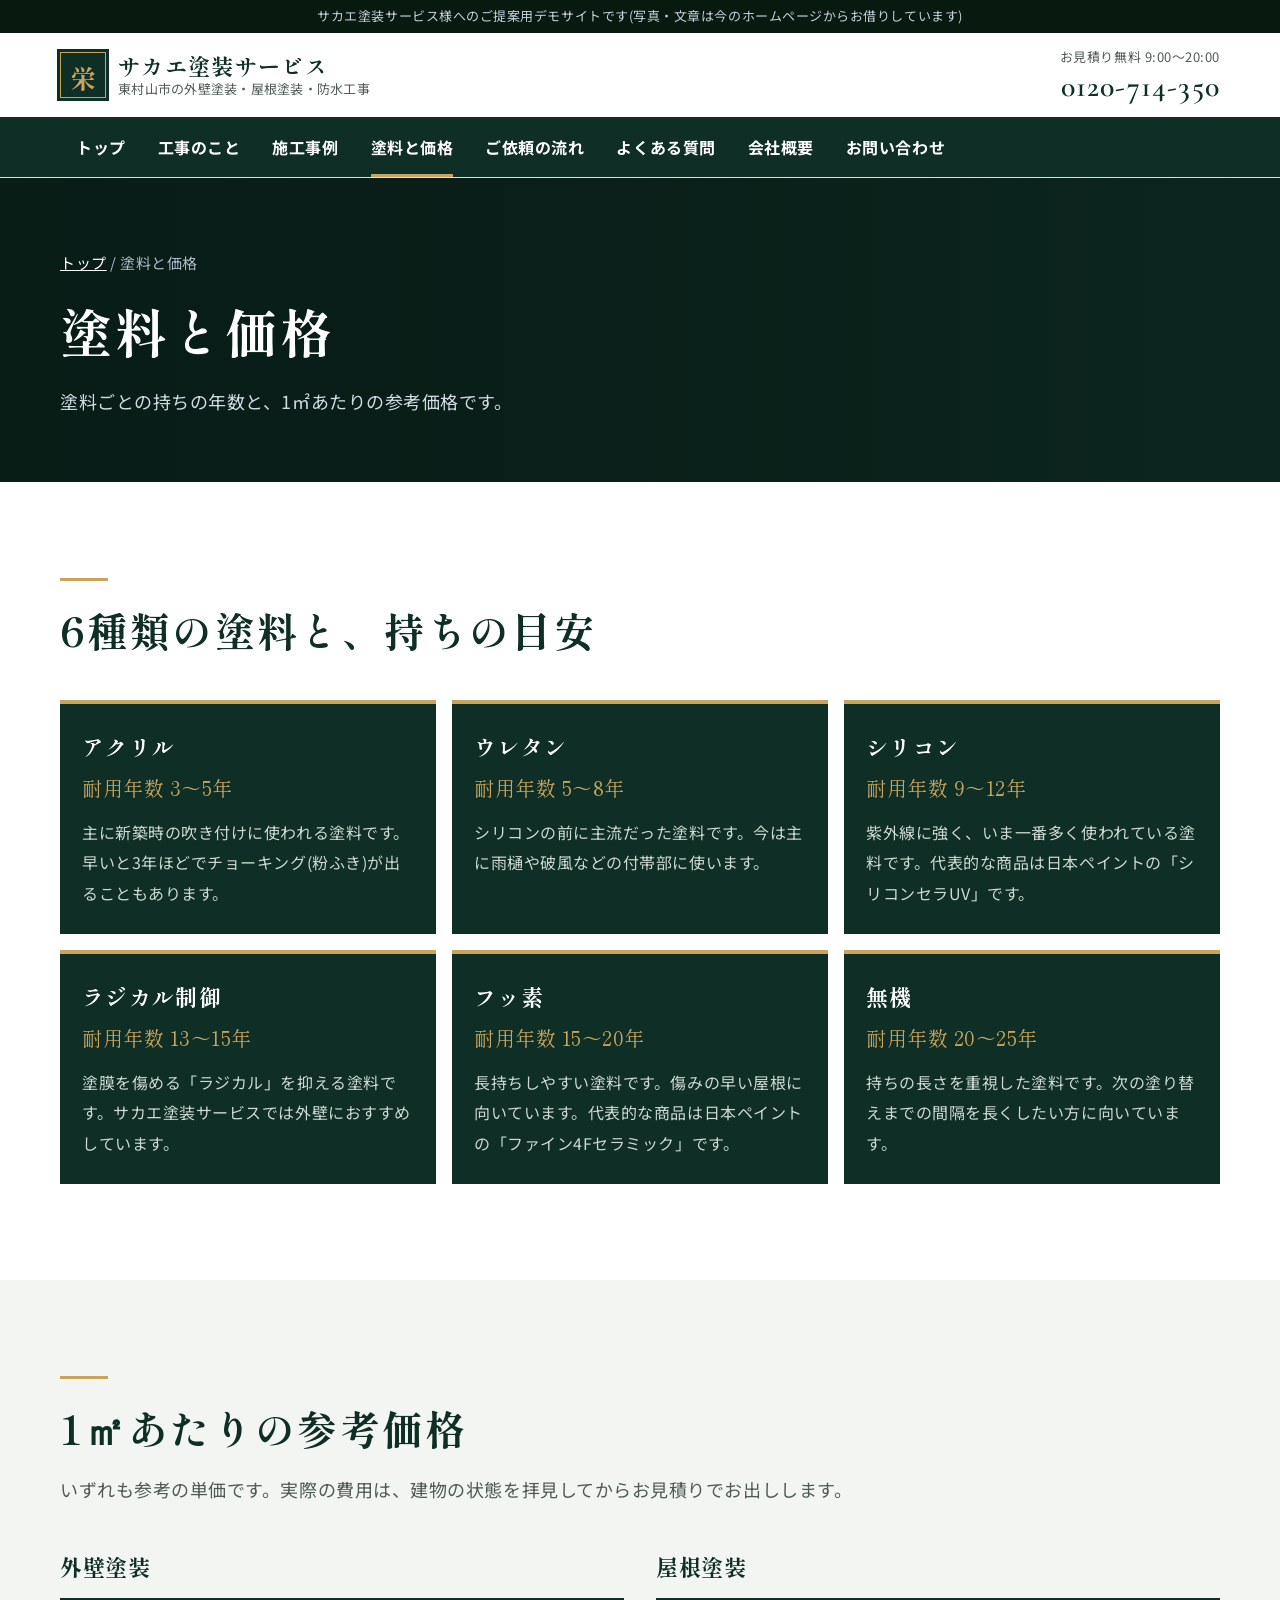
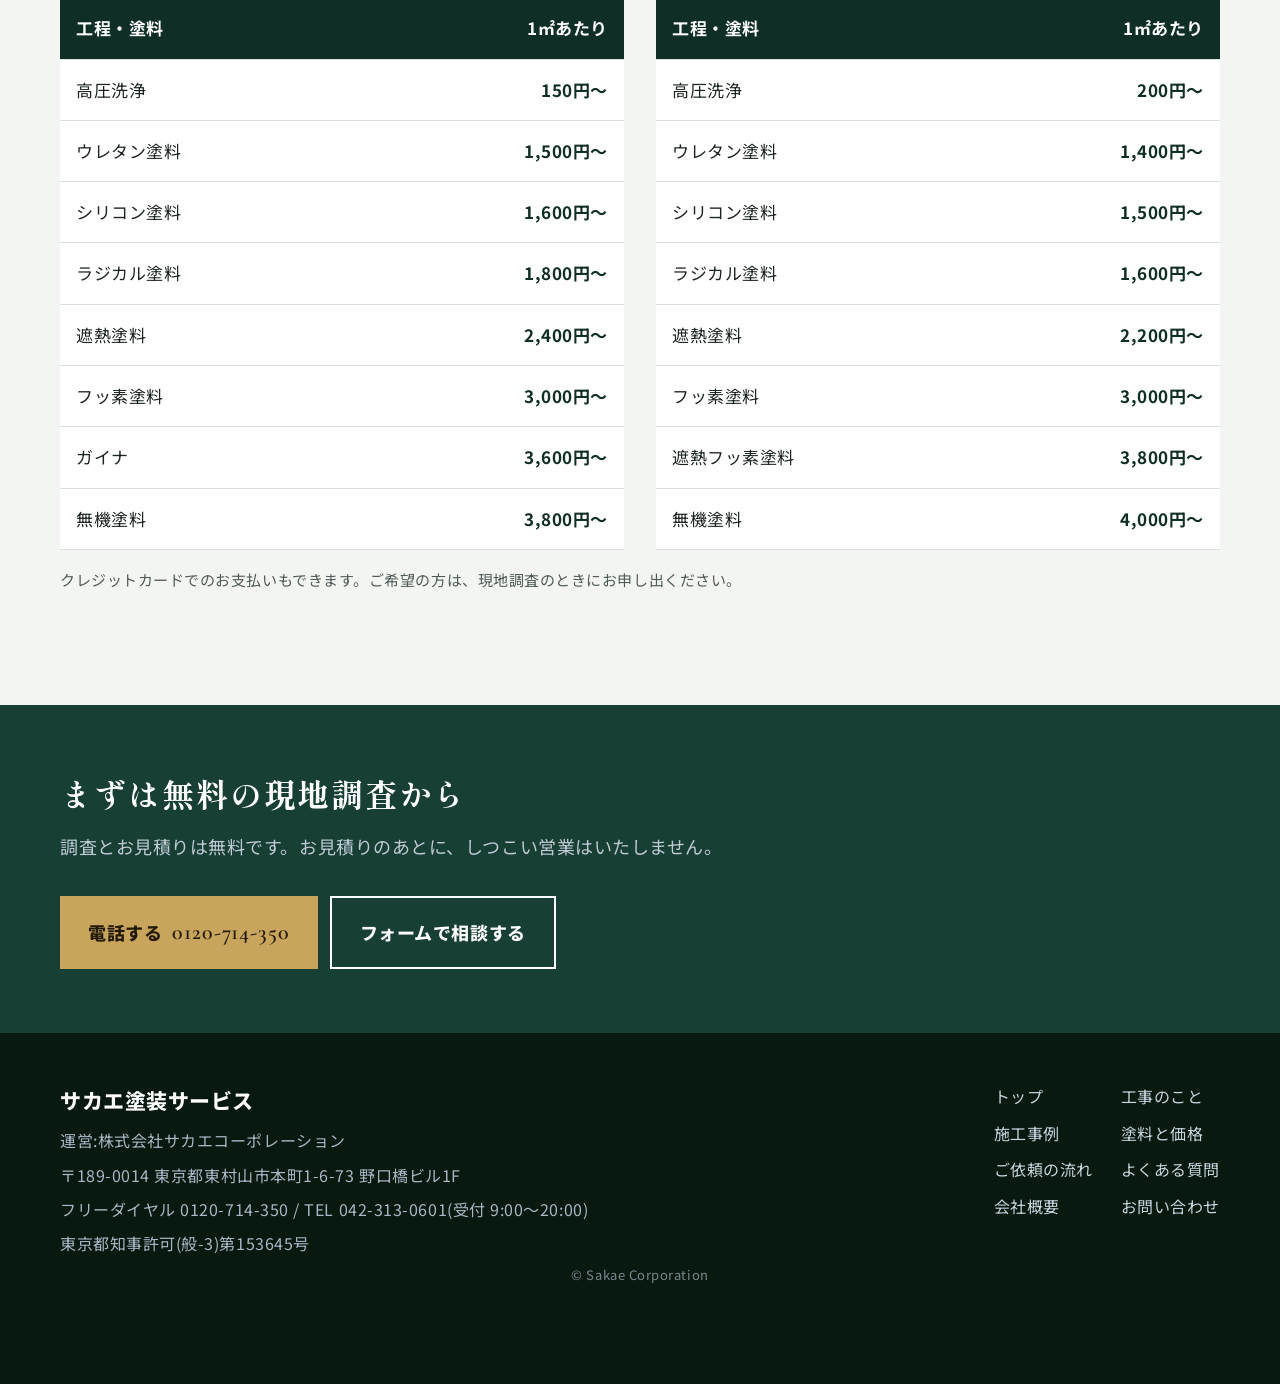
<file: price.html>
<!doctype html>
<html lang="ja">
<head>
<meta charset="utf-8">
<meta name="viewport" content="width=device-width, initial-scale=1">
<meta name="robots" content="noindex, nofollow">
<title>塗料と価格｜サカエ塗装サービス</title>
<meta name="description" content="外壁塗装・屋根塗装の1㎡あたりの参考価格と、6種類の塗料の耐用年数。">
<link rel="preconnect" href="https://fonts.googleapis.com">
<link rel="preconnect" href="https://fonts.gstatic.com" crossorigin>
<link href="https://fonts.googleapis.com/css2?family=Noto+Sans+JP:wght@400;500;700&family=Shippori+Mincho+B1:wght@600;700&family=Cormorant+Garamond:wght@600&display=swap" rel="stylesheet">
<link rel="stylesheet" href="style.css">
<script type="application/ld+json">
{"@context":"https://schema.org","@type":"HomeAndConstructionBusiness","name":"サカエ塗装サービス","legalName":"株式会社サカエコーポレーション","telephone":"0120-714-350","address":{"@type":"PostalAddress","postalCode":"189-0014","addressRegion":"東京都","addressLocality":"東村山市","streetAddress":"本町1-6-73 野口橋ビル1F"},"openingHours":"Mo-Su 09:00-20:00","areaServed":["東村山市","小平市","東大和市","清瀬市","東久留米市","西東京市","所沢市"],"description":"創業30年以上、東村山市の外壁塗装・屋根塗装・防水工事の会社"}
</script>
<script src="site.js"></script>
</head>
<body>
<div id="head"></div>
<main>
<section class="page-head"><div class="page-head-bg" aria-hidden="true"></div><div class="wrap"><p class="crumb"><a href="index.html">トップ</a> / 塗料と価格</p><h1>塗料と価格</h1><p>塗料ごとの持ちの年数と、1㎡あたりの参考価格です。</p></div></section>
<section class="sec">
  <div class="wrap">
    <div class="sec-head"><h2>6種類の塗料と、持ちの目安</h2></div>
    <div class="paints"><div class="paint"><h3>アクリル</h3><p class="yrs">耐用年数 3〜5年</p><p>主に新築時の吹き付けに使われる塗料です。早いと3年ほどでチョーキング(粉ふき)が出ることもあります。</p></div><div class="paint"><h3>ウレタン</h3><p class="yrs">耐用年数 5〜8年</p><p>シリコンの前に主流だった塗料です。今は主に雨樋や破風などの付帯部に使います。</p></div><div class="paint"><h3>シリコン</h3><p class="yrs">耐用年数 9〜12年</p><p>紫外線に強く、いま一番多く使われている塗料です。代表的な商品は日本ペイントの「シリコンセラUV」です。</p></div><div class="paint"><h3>ラジカル制御</h3><p class="yrs">耐用年数 13〜15年</p><p>塗膜を傷める「ラジカル」を抑える塗料です。サカエ塗装サービスでは外壁におすすめしています。</p></div><div class="paint"><h3>フッ素</h3><p class="yrs">耐用年数 15〜20年</p><p>長持ちしやすい塗料です。傷みの早い屋根に向いています。代表的な商品は日本ペイントの「ファイン4Fセラミック」です。</p></div><div class="paint"><h3>無機</h3><p class="yrs">耐用年数 20〜25年</p><p>持ちの長さを重視した塗料です。次の塗り替えまでの間隔を長くしたい方に向いています。</p></div></div>
  </div>
</section>
<section class="sec tint">
  <div class="wrap">
    <div class="sec-head"><h2>1㎡あたりの参考価格</h2><p>いずれも参考の単価です。実際の費用は、建物の状態を拝見してからお見積りでお出しします。</p></div>
    <div class="ptables"><table class="ptable"><caption>外壁塗装</caption><thead><tr><th scope="col">工程・塗料</th><th scope="col" style="text-align:right">1㎡あたり</th></tr></thead><tbody><tr><td>高圧洗浄</td><td class="num">150円〜</td></tr><tr><td>ウレタン塗料</td><td class="num">1,500円〜</td></tr><tr><td>シリコン塗料</td><td class="num">1,600円〜</td></tr><tr><td>ラジカル塗料</td><td class="num">1,800円〜</td></tr><tr><td>遮熱塗料</td><td class="num">2,400円〜</td></tr><tr><td>フッ素塗料</td><td class="num">3,000円〜</td></tr><tr><td>ガイナ</td><td class="num">3,600円〜</td></tr><tr><td>無機塗料</td><td class="num">3,800円〜</td></tr></tbody></table><table class="ptable"><caption>屋根塗装</caption><thead><tr><th scope="col">工程・塗料</th><th scope="col" style="text-align:right">1㎡あたり</th></tr></thead><tbody><tr><td>高圧洗浄</td><td class="num">200円〜</td></tr><tr><td>ウレタン塗料</td><td class="num">1,400円〜</td></tr><tr><td>シリコン塗料</td><td class="num">1,500円〜</td></tr><tr><td>ラジカル塗料</td><td class="num">1,600円〜</td></tr><tr><td>遮熱塗料</td><td class="num">2,200円〜</td></tr><tr><td>フッ素塗料</td><td class="num">3,000円〜</td></tr><tr><td>遮熱フッ素塗料</td><td class="num">3,800円〜</td></tr><tr><td>無機塗料</td><td class="num">4,000円〜</td></tr></tbody></table></div>
    <p class="note">クレジットカードでのお支払いもできます。ご希望の方は、現地調査のときにお申し出ください。</p>
  </div>
</section>

</main>
<div id="foot"></div>
<!-- Cloudflare Web Analytics --><script defer src='https://static.cloudflareinsights.com/beacon.min.js' data-cf-beacon='{"token": "66a2b055c38a48da9c19547b0177c091"}'></script><!-- End Cloudflare Web Analytics -->
</body>
</html>
</file>
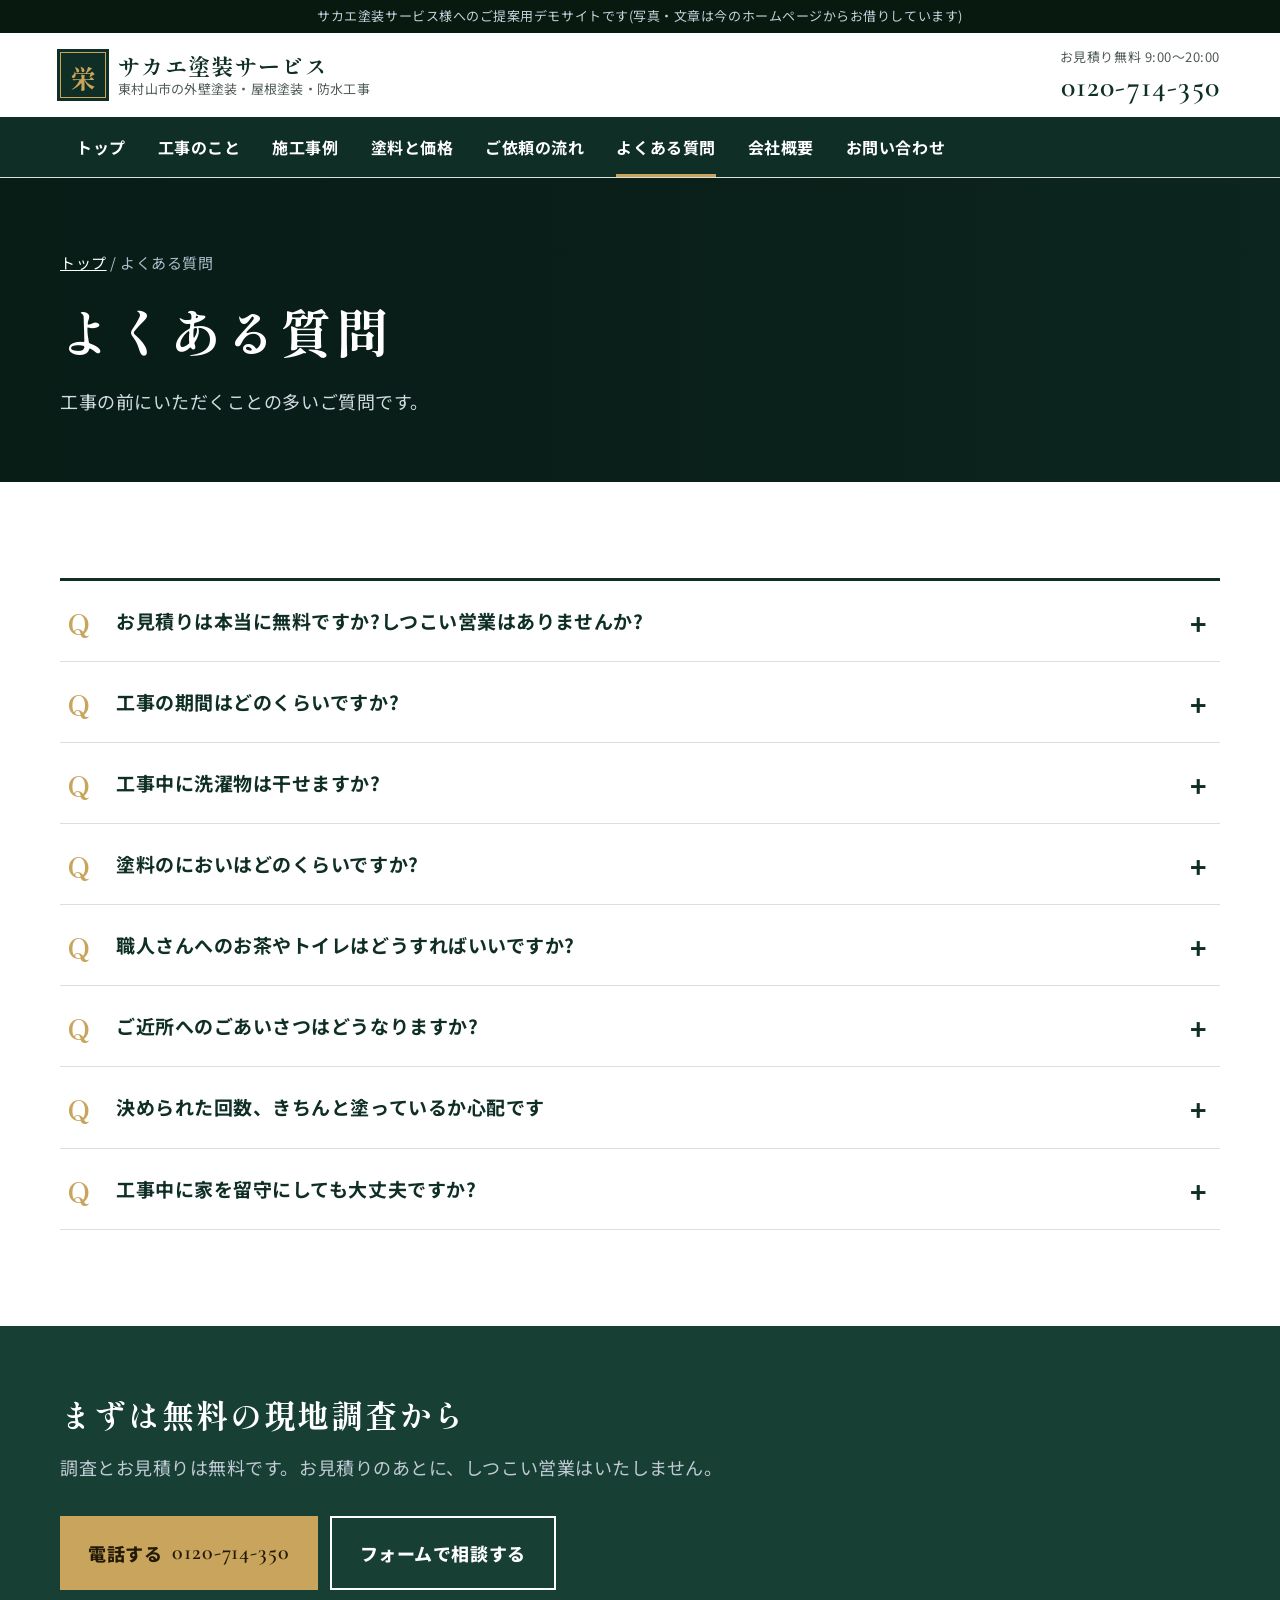
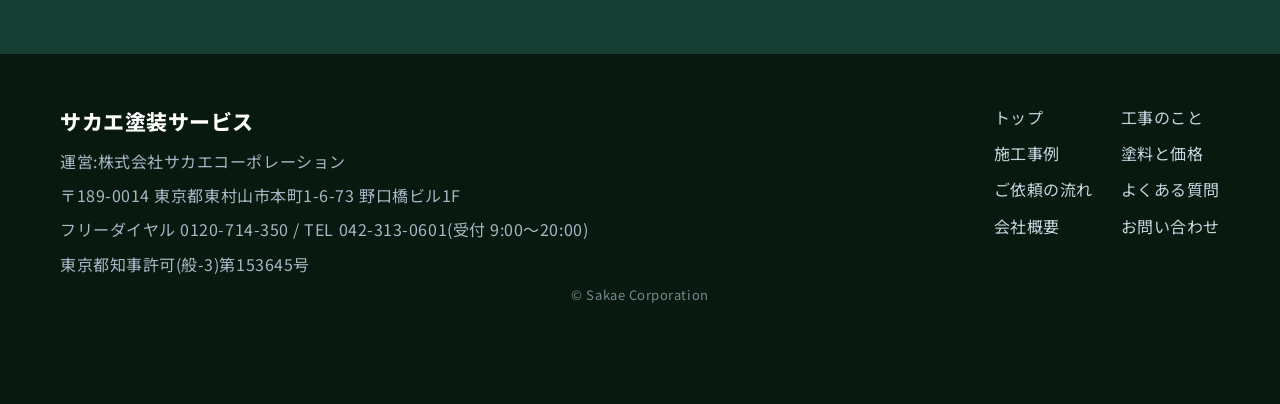
<file: qa.html>
<!doctype html>
<html lang="ja">
<head>
<meta charset="utf-8">
<meta name="viewport" content="width=device-width, initial-scale=1">
<meta name="robots" content="noindex, nofollow">
<title>よくある質問｜サカエ塗装サービス</title>
<meta name="description" content="お見積り、工事期間、洗濯物、におい、ご近所へのごあいさつなど、外壁塗装でよくいただくご質問。">
<link rel="preconnect" href="https://fonts.googleapis.com">
<link rel="preconnect" href="https://fonts.gstatic.com" crossorigin>
<link href="https://fonts.googleapis.com/css2?family=Noto+Sans+JP:wght@400;500;700&family=Shippori+Mincho+B1:wght@600;700&family=Cormorant+Garamond:wght@600&display=swap" rel="stylesheet">
<link rel="stylesheet" href="style.css">
<script type="application/ld+json">
{"@context":"https://schema.org","@type":"HomeAndConstructionBusiness","name":"サカエ塗装サービス","legalName":"株式会社サカエコーポレーション","telephone":"0120-714-350","address":{"@type":"PostalAddress","postalCode":"189-0014","addressRegion":"東京都","addressLocality":"東村山市","streetAddress":"本町1-6-73 野口橋ビル1F"},"openingHours":"Mo-Su 09:00-20:00","areaServed":["東村山市","小平市","東大和市","清瀬市","東久留米市","西東京市","所沢市"],"description":"創業30年以上、東村山市の外壁塗装・屋根塗装・防水工事の会社"}
</script>
<script src="site.js"></script>
</head>
<body>
<div id="head"></div>
<main>
<section class="page-head"><div class="page-head-bg" aria-hidden="true"></div><div class="wrap"><p class="crumb"><a href="index.html">トップ</a> / よくある質問</p><h1>よくある質問</h1><p>工事の前にいただくことの多いご質問です。</p></div></section>
<section class="sec">
  <div class="wrap">
    <div class="qa"><details><summary>お見積りは本当に無料ですか?しつこい営業はありませんか?</summary><p class="a">現地調査からお見積書のお渡しまで無料です。お見積りのあとに、しつこい営業はいたしません。</p></details><details><summary>工事の期間はどのくらいですか?</summary><p class="a">建物の大きさや形、付帯物によって変わりますが、7日から20日ほどが目安です。</p></details><details><summary>工事中に洗濯物は干せますか?</summary><p class="a">申し訳ありませんが、工事中は外に干せません。お部屋干しをお願いしています。</p></details><details><summary>塗料のにおいはどのくらいですか?</summary><p class="a">においを抑えた弱溶剤の塗料ですが、多少のにおいはあります。アレルギーがある方は、事前にお知らせください。</p></details><details><summary>職人さんへのお茶やトイレはどうすればいいですか?</summary><p class="a">お茶はお気持ちだけで十分です。トイレは近くのコンビニや公園を事前に確かめておき、たばこは敷地の外か車の中で吸うよう徹底しています。</p></details><details><summary>ご近所へのごあいさつはどうなりますか?</summary><p class="a">私どもが責任を持ってごあいさつにうかがいますので、お任せください。</p></details><details><summary>決められた回数、きちんと塗っているか心配です</summary><p class="a">各工程で写真を撮り、お客様にお送りしますので、塗り回数をご自身で確かめていただけます。</p></details><details><summary>工事中に家を留守にしても大丈夫ですか?</summary><p class="a">留守のときも同じ品質で施工し、工程の写真も残しますので、ご安心ください。</p></details></div>
  </div>
</section>

</main>
<div id="foot"></div>
<!-- Cloudflare Web Analytics --><script defer src='https://static.cloudflareinsights.com/beacon.min.js' data-cf-beacon='{"token": "66a2b055c38a48da9c19547b0177c091"}'></script><!-- End Cloudflare Web Analytics -->
</body>
</html>
</file>
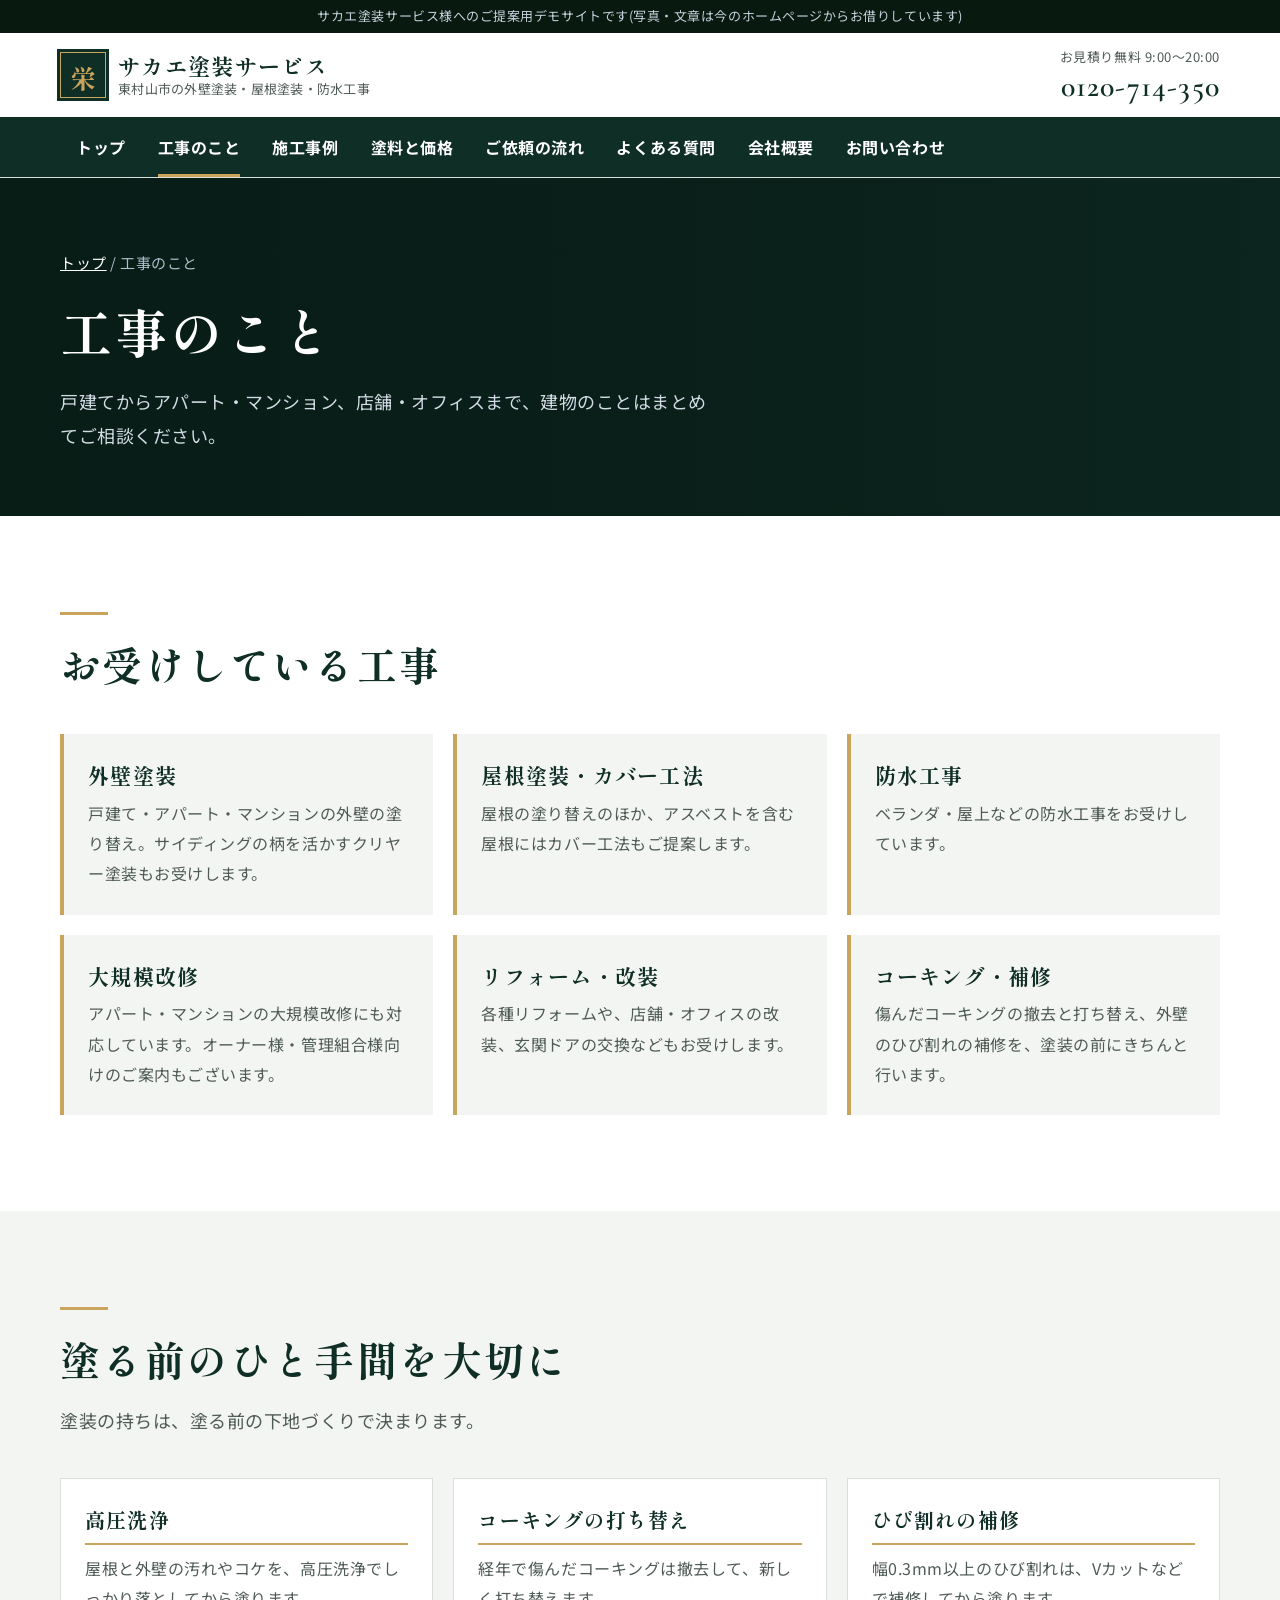
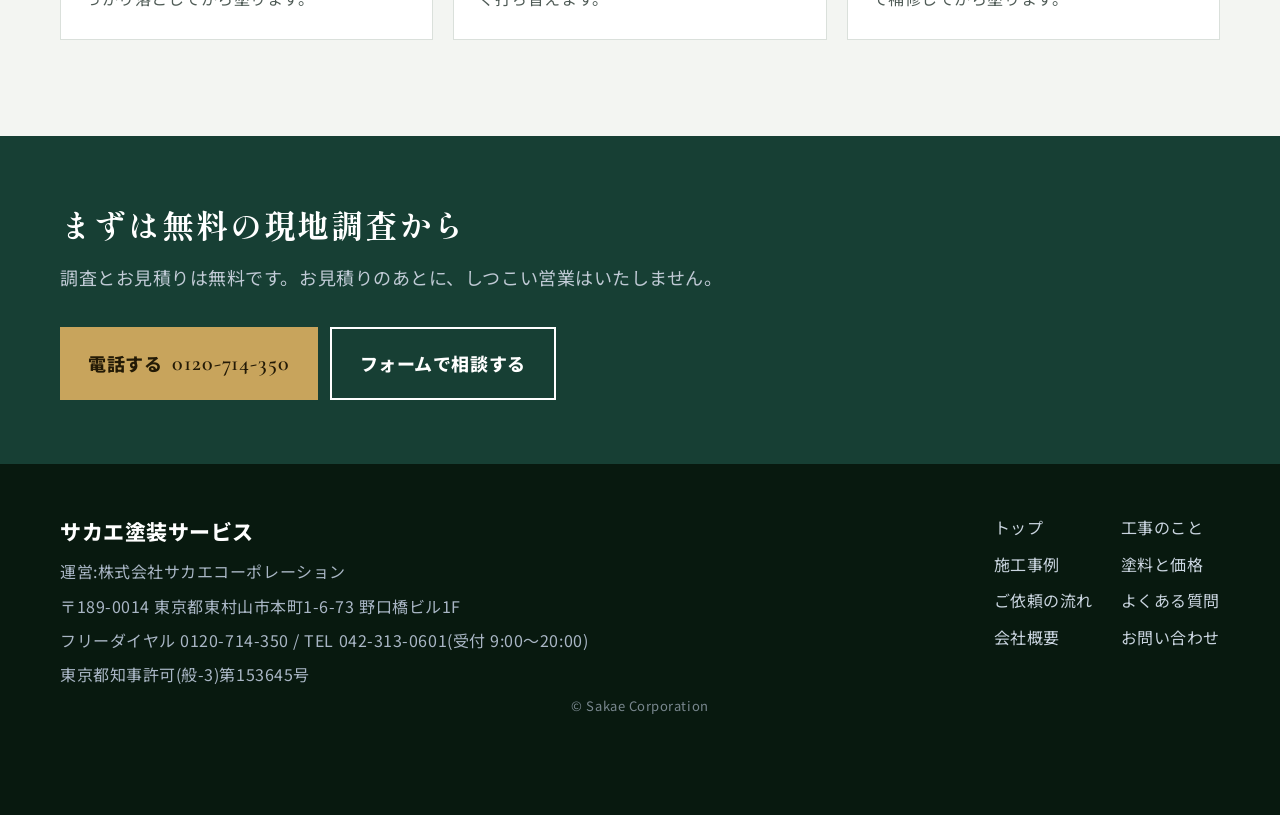
<file: service.html>
<!doctype html>
<html lang="ja">
<head>
<meta charset="utf-8">
<meta name="viewport" content="width=device-width, initial-scale=1">
<meta name="robots" content="noindex, nofollow">
<title>工事のこと｜サカエ塗装サービス</title>
<meta name="description" content="外壁塗装・屋根塗装・防水工事・大規模改修・リフォーム。サカエ塗装サービスの工事内容。">
<link rel="preconnect" href="https://fonts.googleapis.com">
<link rel="preconnect" href="https://fonts.gstatic.com" crossorigin>
<link href="https://fonts.googleapis.com/css2?family=Noto+Sans+JP:wght@400;500;700&family=Shippori+Mincho+B1:wght@600;700&family=Cormorant+Garamond:wght@600&display=swap" rel="stylesheet">
<link rel="stylesheet" href="style.css">
<script type="application/ld+json">
{"@context":"https://schema.org","@type":"HomeAndConstructionBusiness","name":"サカエ塗装サービス","legalName":"株式会社サカエコーポレーション","telephone":"0120-714-350","address":{"@type":"PostalAddress","postalCode":"189-0014","addressRegion":"東京都","addressLocality":"東村山市","streetAddress":"本町1-6-73 野口橋ビル1F"},"openingHours":"Mo-Su 09:00-20:00","areaServed":["東村山市","小平市","東大和市","清瀬市","東久留米市","西東京市","所沢市"],"description":"創業30年以上、東村山市の外壁塗装・屋根塗装・防水工事の会社"}
</script>
<script src="site.js"></script>
</head>
<body>
<div id="head"></div>
<main>
<section class="page-head"><div class="page-head-bg" aria-hidden="true"></div><div class="wrap"><p class="crumb"><a href="index.html">トップ</a> / 工事のこと</p><h1>工事のこと</h1><p>戸建てからアパート・マンション、店舗・オフィスまで、建物のことはまとめてご相談ください。</p></div></section>
<section class="sec">
  <div class="wrap">
    <div class="sec-head"><h2>お受けしている工事</h2></div>
    <div class="svc">
      <div><h3>外壁塗装</h3><p>戸建て・アパート・マンションの外壁の塗り替え。サイディングの柄を活かすクリヤー塗装もお受けします。</p></div>
      <div><h3>屋根塗装・カバー工法</h3><p>屋根の塗り替えのほか、アスベストを含む屋根にはカバー工法もご提案します。</p></div>
      <div><h3>防水工事</h3><p>ベランダ・屋上などの防水工事をお受けしています。</p></div>
      <div><h3>大規模改修</h3><p>アパート・マンションの大規模改修にも対応しています。オーナー様・管理組合様向けのご案内もございます。</p></div>
      <div><h3>リフォーム・改装</h3><p>各種リフォームや、店舗・オフィスの改装、玄関ドアの交換などもお受けします。</p></div>
      <div><h3>コーキング・補修</h3><p>傷んだコーキングの撤去と打ち替え、外壁のひび割れの補修を、塗装の前にきちんと行います。</p></div>
    </div>
  </div>
</section>
<section class="sec tint">
  <div class="wrap">
    <div class="sec-head"><h2>塗る前のひと手間を大切に</h2><p>塗装の持ちは、塗る前の下地づくりで決まります。</p></div>
    <div class="knows">
      <div class="know"><h3>高圧洗浄</h3><p>屋根と外壁の汚れやコケを、高圧洗浄でしっかり落としてから塗ります。</p></div>
      <div class="know"><h3>コーキングの打ち替え</h3><p>経年で傷んだコーキングは撤去して、新しく打ち替えます。</p></div>
      <div class="know"><h3>ひび割れの補修</h3><p>幅0.3mm以上のひび割れは、Vカットなどで補修してから塗ります。</p></div>
    </div>
  </div>
</section>

</main>
<div id="foot"></div>
<!-- Cloudflare Web Analytics --><script defer src='https://static.cloudflareinsights.com/beacon.min.js' data-cf-beacon='{"token": "66a2b055c38a48da9c19547b0177c091"}'></script><!-- End Cloudflare Web Analytics -->
</body>
</html>
</file>
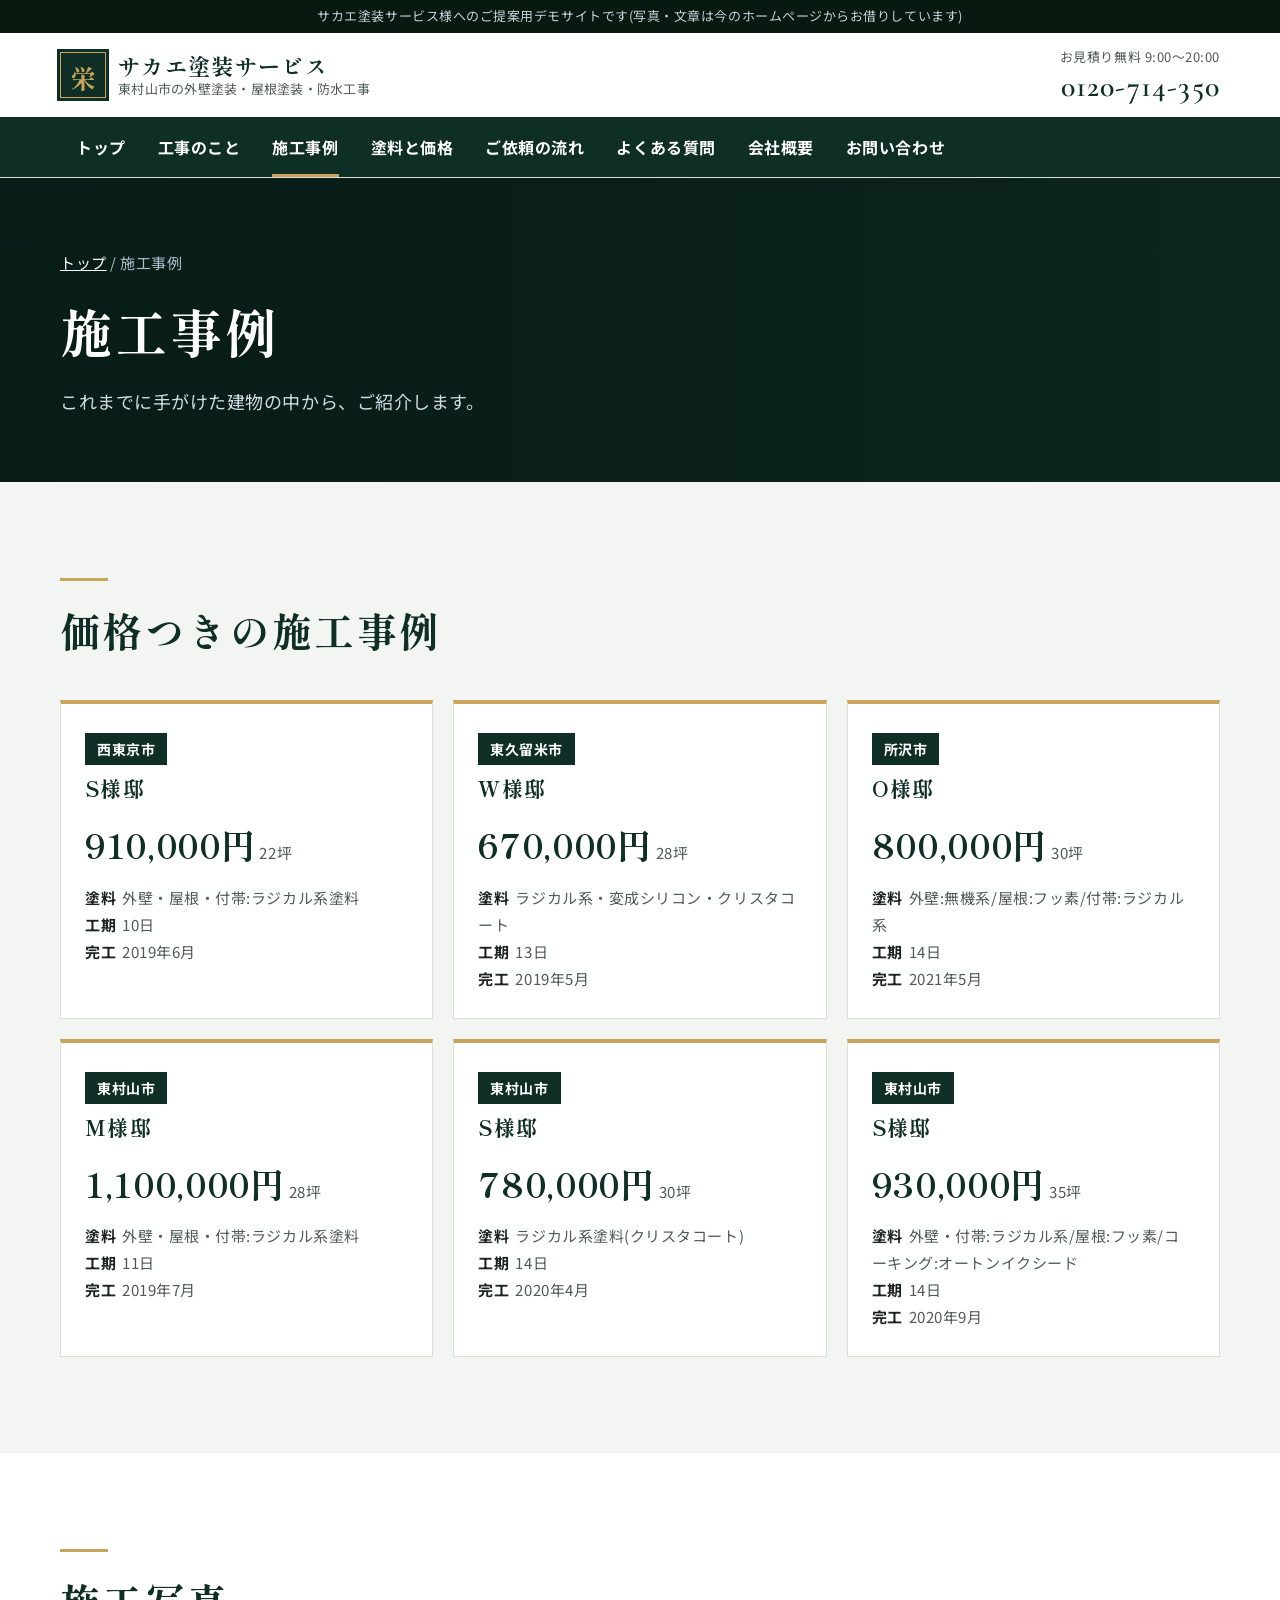
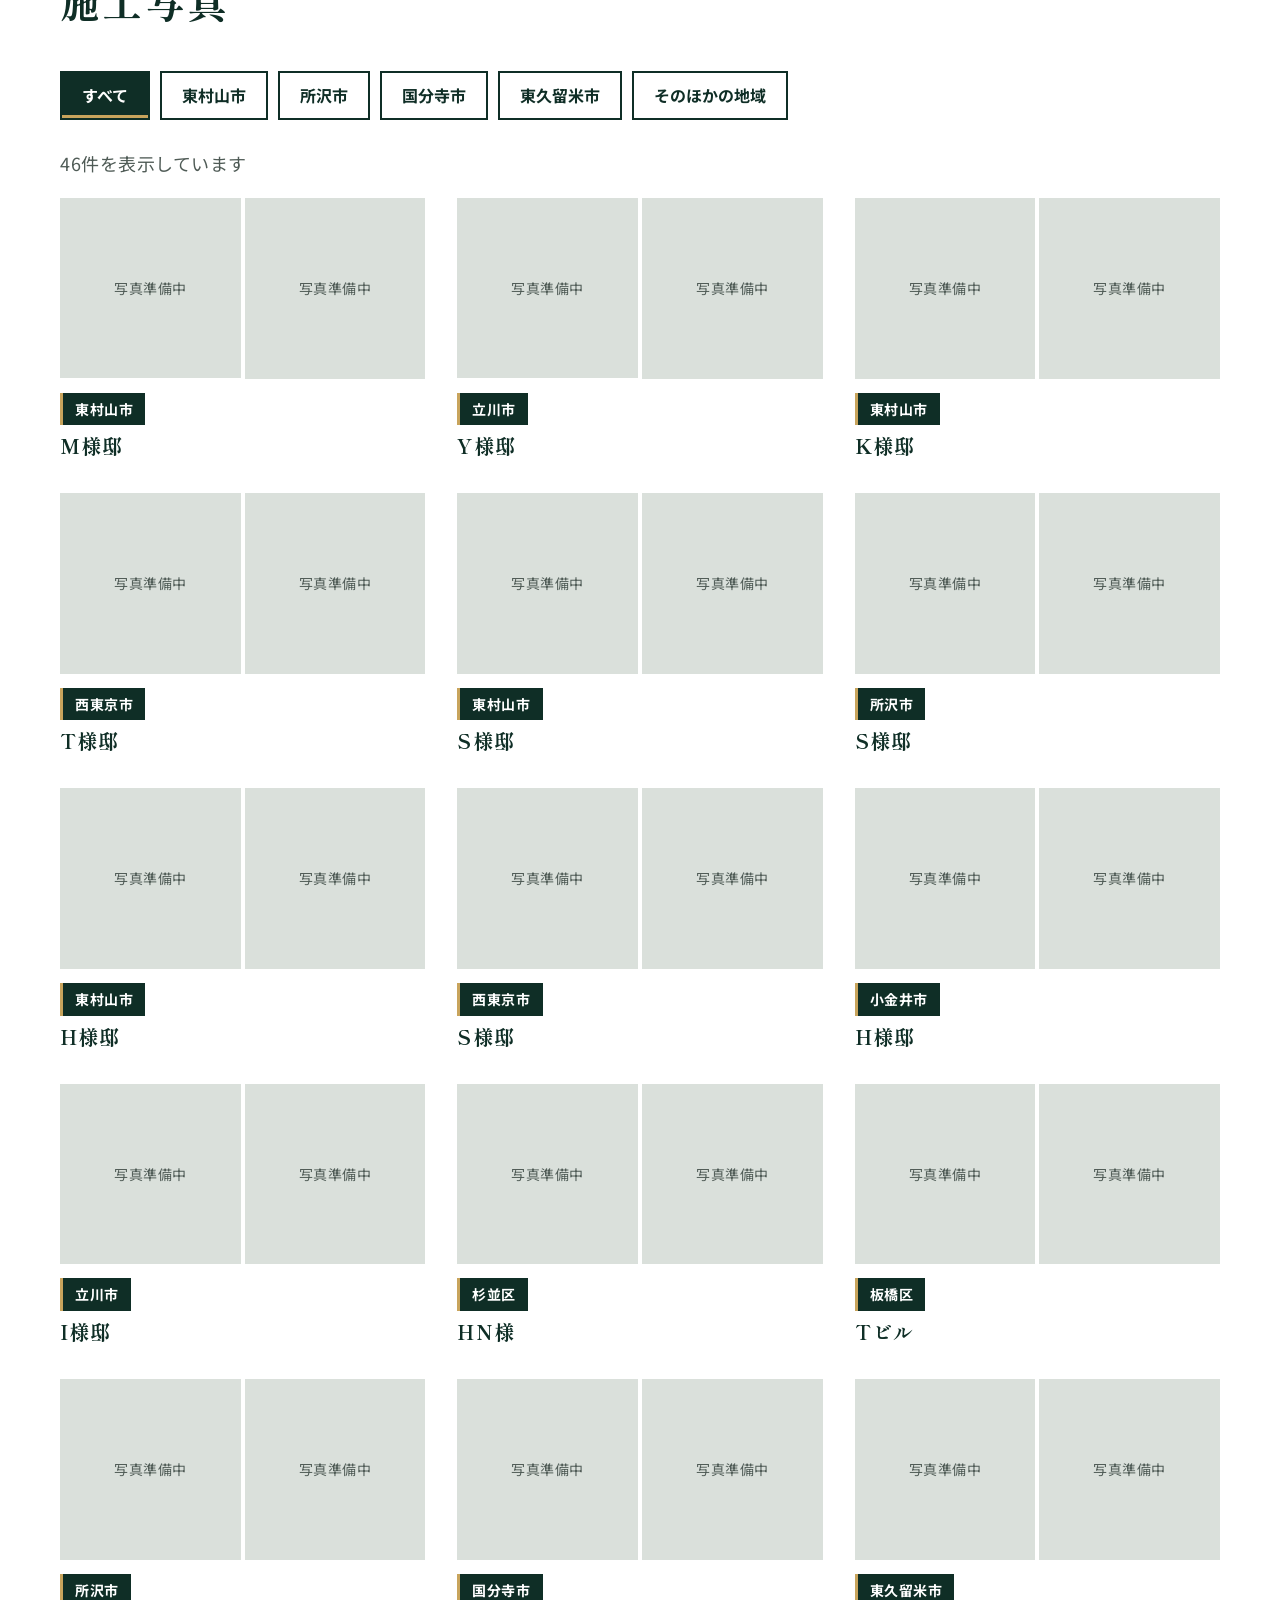
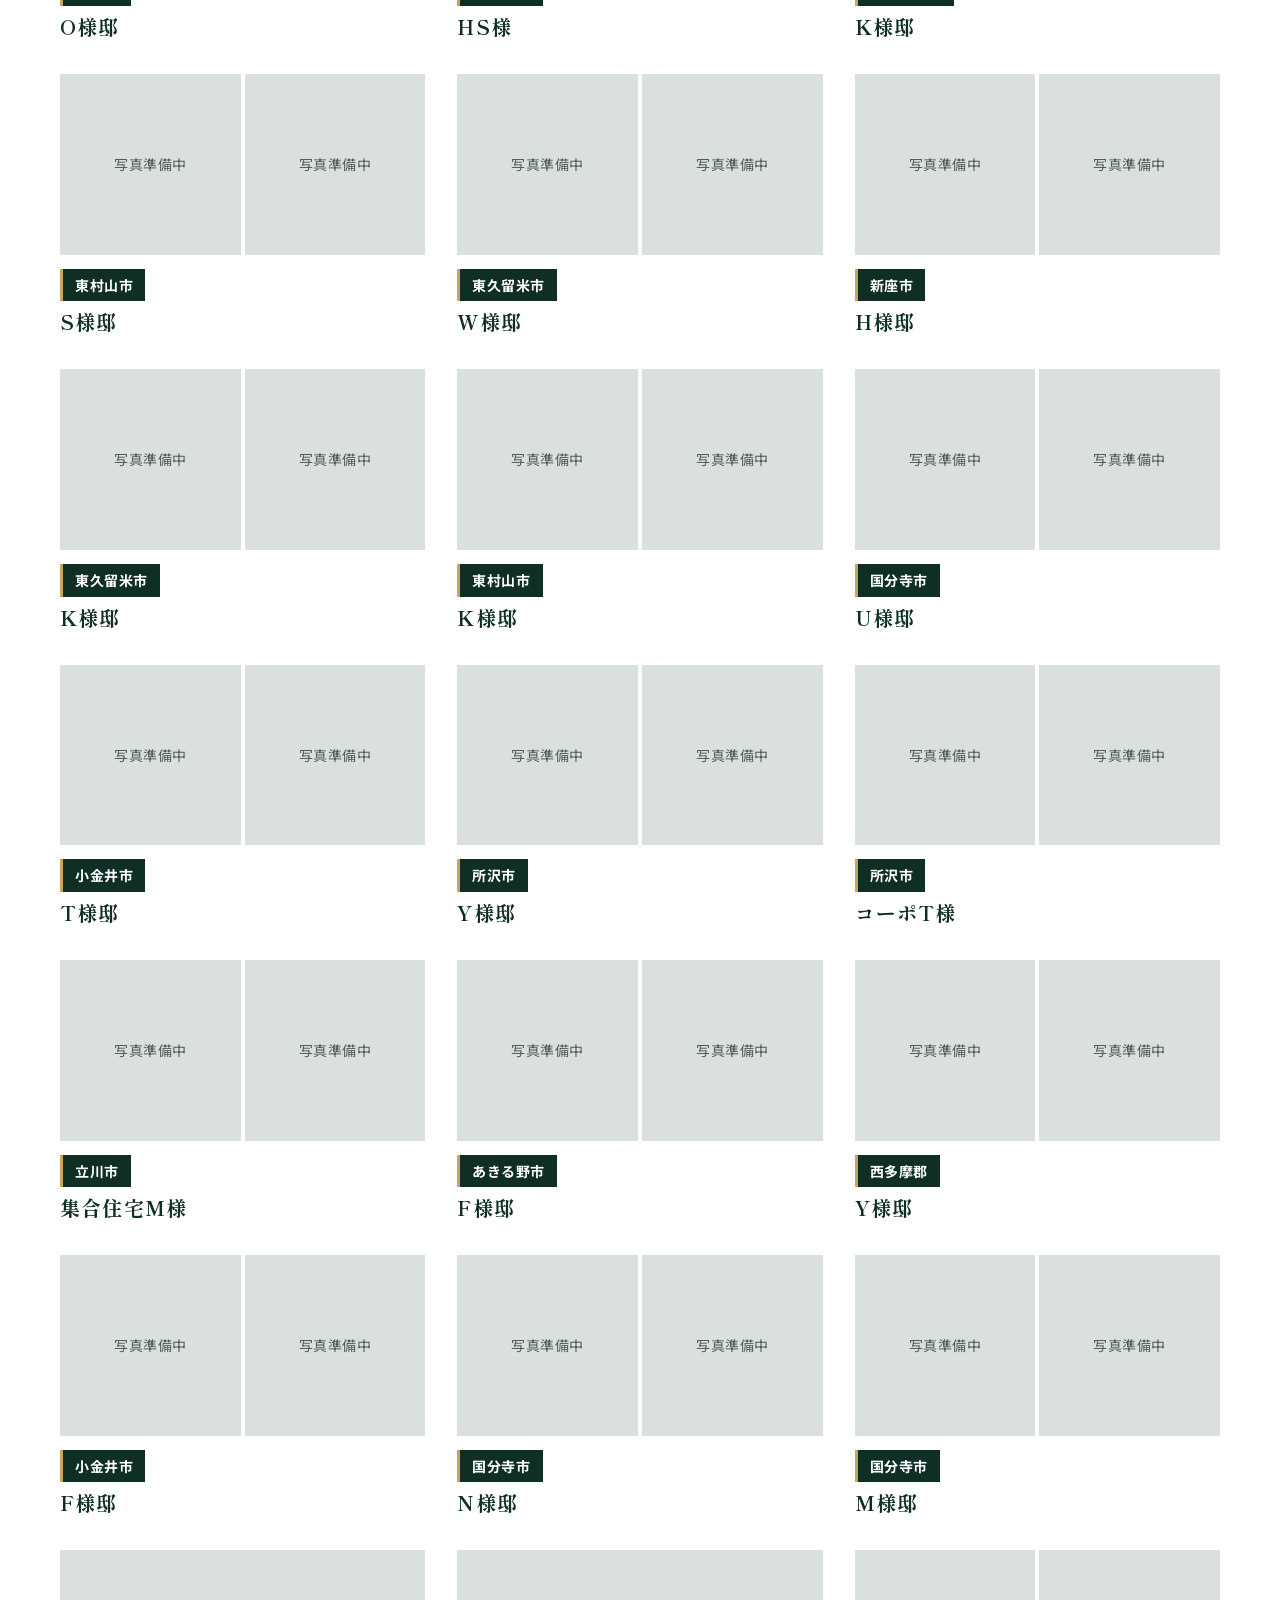
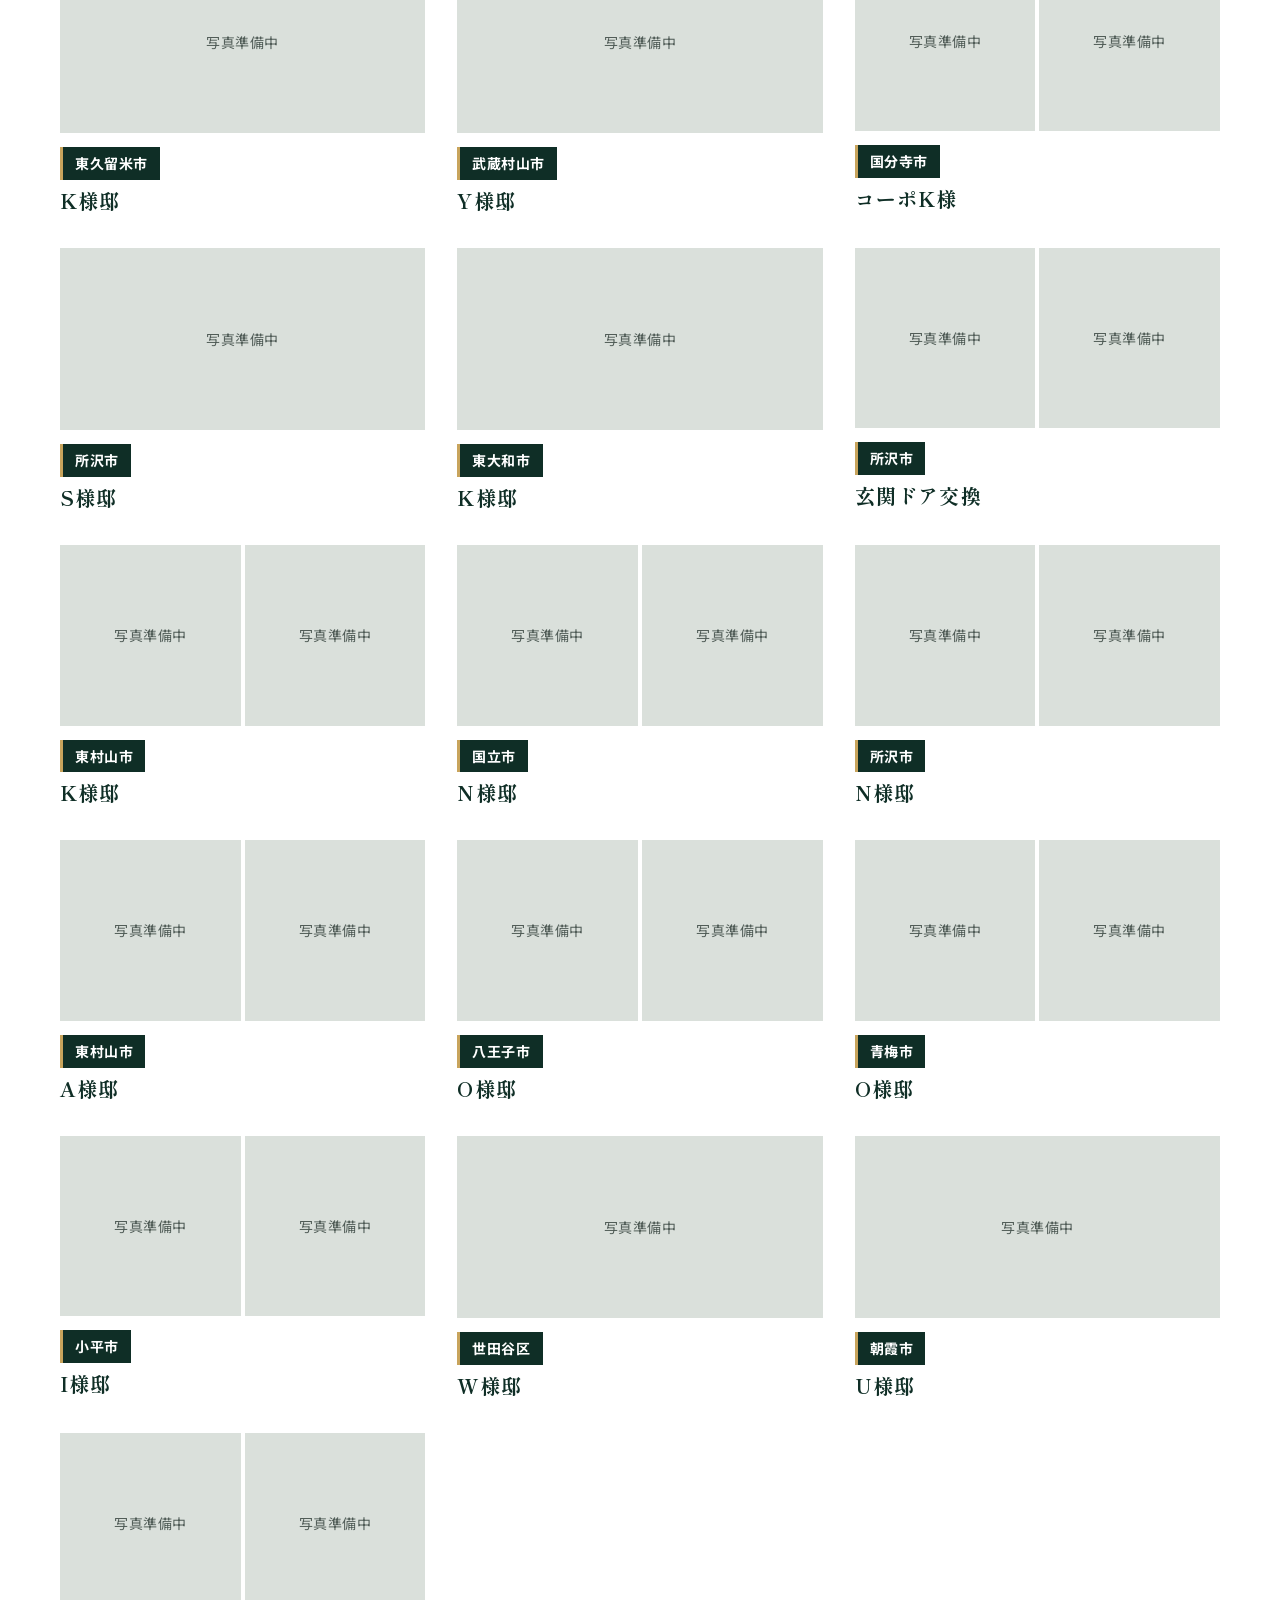
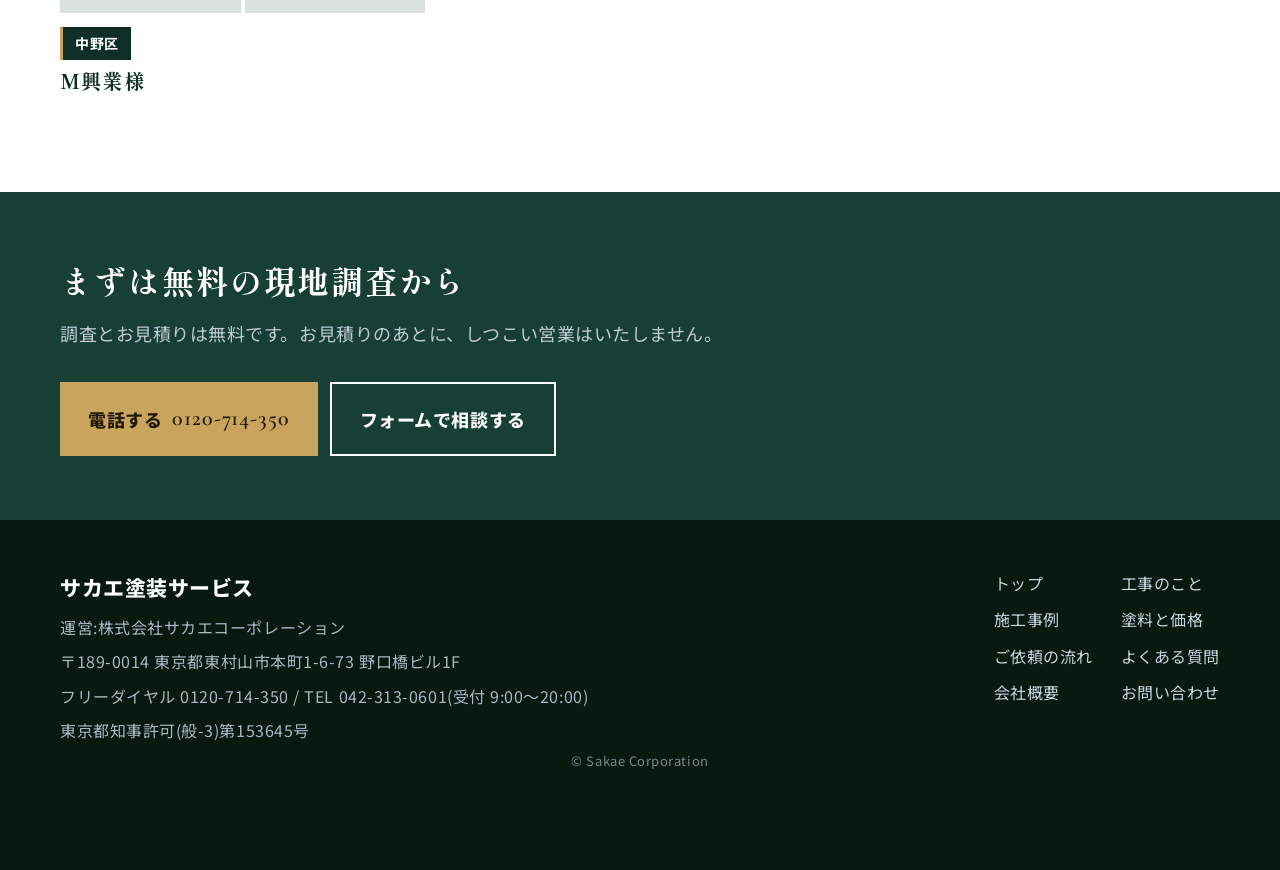
<file: works.html>
<!doctype html>
<html lang="ja">
<head>
<meta charset="utf-8">
<meta name="viewport" content="width=device-width, initial-scale=1">
<meta name="robots" content="noindex, nofollow">
<title>施工事例｜サカエ塗装サービス</title>
<meta name="description" content="サカエ塗装サービスの外壁塗装・屋根塗装の施工事例。価格つきの事例と、東村山市・所沢市・国分寺市などの写真を掲載。">
<link rel="preconnect" href="https://fonts.googleapis.com">
<link rel="preconnect" href="https://fonts.gstatic.com" crossorigin>
<link href="https://fonts.googleapis.com/css2?family=Noto+Sans+JP:wght@400;500;700&family=Shippori+Mincho+B1:wght@600;700&family=Cormorant+Garamond:wght@600&display=swap" rel="stylesheet">
<link rel="stylesheet" href="style.css">
<script type="application/ld+json">
{"@context":"https://schema.org","@type":"HomeAndConstructionBusiness","name":"サカエ塗装サービス","legalName":"株式会社サカエコーポレーション","telephone":"0120-714-350","address":{"@type":"PostalAddress","postalCode":"189-0014","addressRegion":"東京都","addressLocality":"東村山市","streetAddress":"本町1-6-73 野口橋ビル1F"},"openingHours":"Mo-Su 09:00-20:00","areaServed":["東村山市","小平市","東大和市","清瀬市","東久留米市","西東京市","所沢市"],"description":"創業30年以上、東村山市の外壁塗装・屋根塗装・防水工事の会社"}
</script>
<script src="site.js"></script>
</head>
<body>
<div id="head"></div>
<main>
<section class="page-head"><div class="page-head-bg" aria-hidden="true"></div><div class="wrap"><p class="crumb"><a href="index.html">トップ</a> / 施工事例</p><h1>施工事例</h1><p>これまでに手がけた建物の中から、ご紹介します。</p></div></section>
<script>
function pricedCard(p){
  return '<article class="pcard"><span class="area">'+p[0]+'</span><h3>'+p[1]+'</h3><p class="yen">'+p[6]+'<small>'+p[2]+'</small></p>'+
  '<dl><dt>塗料</dt><dd>'+p[3]+'</dd><dt>工期</dt><dd>'+p[4]+'</dd><dt>完工</dt><dd>'+p[5]+'</dd></dl></article>';
}
function workCard(w){
  var ph = function(f){ return f ? '<div class="photo"><img loading="lazy" src="'+IMG+f+'" onerror="fallback(this)" alt="'+w[0]+' '+w[1]+'の施工写真"></div>' : ''; };
  return '<article class="work"><div class="pair'+(w[3]?'':' single')+'">'+ph(w[2])+ph(w[3])+'</div><span class="area">'+w[0]+'</span><h3>'+w[1]+'</h3></article>';
}
</script>

<section class="sec tint">
  <div class="wrap">
    <div class="sec-head"><h2>価格つきの施工事例</h2></div>
    <div class="priced" id="priced"></div>
  </div>
</section>
<section class="sec">
  <div class="wrap">
    <div class="sec-head"><h2>施工写真</h2></div>
    <div class="filter" role="group" aria-label="地域でしぼりこむ">
      <button aria-pressed="true" data-a="all">すべて</button>
      <button aria-pressed="false" data-a="東村山市">東村山市</button>
      <button aria-pressed="false" data-a="所沢市">所沢市</button>
      <button aria-pressed="false" data-a="国分寺市">国分寺市</button>
      <button aria-pressed="false" data-a="東久留米市">東久留米市</button>
      <button aria-pressed="false" data-a="other">そのほかの地域</button>
    </div>
    <p class="count" id="count" aria-live="polite"></p>
    <div class="works" id="all"></div>
  </div>
</section>
<script>
document.addEventListener("DOMContentLoaded",function(){
  document.getElementById("priced").innerHTML=PRICED.map(pricedCard).join("");
  var main=["東村山市","所沢市","国分寺市","東久留米市"];
  function show(a){
    var list=WORKS.filter(function(w){return a==="all"||(a==="other"?main.indexOf(w[0])<0:w[0]===a)});
    document.getElementById("all").innerHTML=list.map(workCard).join("");
    document.getElementById("count").textContent=list.length+"件を表示しています";
  }
  document.querySelectorAll(".filter button").forEach(function(b){
    b.addEventListener("click",function(){
      document.querySelectorAll(".filter button").forEach(function(x){x.setAttribute("aria-pressed","false")});
      b.setAttribute("aria-pressed","true"); show(b.dataset.a);
    });
  });
  show("all");
});
</script>

</main>
<div id="foot"></div>
<!-- Cloudflare Web Analytics --><script defer src='https://static.cloudflareinsights.com/beacon.min.js' data-cf-beacon='{"token": "66a2b055c38a48da9c19547b0177c091"}'></script><!-- End Cloudflare Web Analytics -->
</body>
</html>
</file>
<file: style.css>
:root{
  --navy:#0F2E26;
  --navy2:#173F34;
  --navy3:#1F4D40;
  --blue:#2E6B57;
  --gold:#C8A45C;
  --gold-ink:#231A06;
  --ink:#1C2421;
  --sub:#4F5B56;
  --paper:#F3F5F2;
  --line:#DAE0DB;
  --white:#FFFFFF;
  --sans:"Noto Sans JP","Hiragino Kaku Gothic ProN","Meiryo",sans-serif;
  --serif:"Shippori Mincho B1","Noto Serif JP","Hiragino Mincho ProN",serif;
  --num:"Cormorant Garamond","Shippori Mincho B1",serif;
  --hero:url("https://images.unsplash.com/photo-1568605114967-8130f3a36994?auto=format&fit=crop&w=2000&q=80");
}
*{box-sizing:border-box}
html{-webkit-text-size-adjust:100%;scroll-behavior:smooth}
body{margin:0;background:var(--white);color:var(--ink);font-family:var(--sans);font-size:18px;line-height:1.9;letter-spacing:.03em}
img{max-width:100%;display:block}
a{color:var(--blue)}
a:focus-visible,button:focus-visible{outline:3px solid var(--gold);outline-offset:3px}
.wrap{width:min(1160px,100% - 32px);margin-inline:auto}
h1,h2,h3{line-height:1.5;letter-spacing:.06em;margin:0;font-weight:700;font-family:var(--serif)}
p{margin:0 0 1em}
.nw{display:inline-block}

/* demo bar */
.demo-bar{background:#08190F;color:#C6D0DC;font-size:13px;text-align:center;padding:6px 12px;line-height:1.6}

/* header */
.site-head{background:var(--white);position:sticky;top:0;z-index:20;box-shadow:0 1px 0 var(--line)}
.head-in{display:flex;align-items:center;gap:16px;height:84px}
.brand{display:flex;align-items:center;gap:12px;text-decoration:none;color:var(--navy);margin-right:auto}
.brand-mark{display:grid;place-items:center;width:46px;height:46px;background:var(--navy);color:var(--gold);font-family:var(--serif);font-size:26px;font-weight:700;border:1px solid var(--gold);outline:3px solid var(--navy);flex:none}
.brand-text b{display:block;font-family:var(--serif);font-size:22px;font-weight:700;letter-spacing:.06em;line-height:1.3}
.brand-text small{display:block;font-size:13px;color:var(--sub);line-height:1.4;letter-spacing:.02em}
.head-tel{text-decoration:none;text-align:right;color:var(--navy)}
.head-tel small{display:block;font-size:13px;color:var(--sub)}
.head-tel b{font-family:var(--num);font-size:30px;font-weight:600;letter-spacing:.04em;line-height:1.15}
.menu-btn{display:none;white-space:nowrap;font:inherit;font-size:15px;font-weight:700;background:var(--navy);color:#fff;border:0;padding:10px 16px}
.gnav{background:var(--navy)}
.gnav .wrap{display:flex;flex-wrap:wrap}
.gnav a{color:#fff;text-decoration:none;padding:15px 16px;font-size:16px;font-weight:700;position:relative}
.gnav a:hover{background:var(--navy2)}
.gnav a[aria-current=page]::after{content:"";position:absolute;left:16px;right:16px;bottom:0;height:3px;background:var(--gold)}

/* hero */
.hero{position:relative;overflow:hidden;background:var(--navy);color:#fff;min-height:640px;display:flex;align-items:center}
.hero-bg{position:absolute;inset:0;background-image:linear-gradient(90deg,rgba(8,28,22,.95) 0%,rgba(8,28,22,.82) 42%,rgba(8,28,22,.25) 100%),var(--hero);background-size:cover;background-position:center 55%}
.hero-in{position:relative;z-index:1;padding:80px 0 90px}
.hero-kicker .nw+.nw::before{content:"／";margin:0 .6em}
.hero-kicker{display:inline-block;font-size:16px;font-weight:700;color:var(--gold);border-bottom:2px solid var(--gold);padding-bottom:6px;margin-bottom:28px}
.hero h1{font-size:clamp(40px,6vw,78px);line-height:1.25;letter-spacing:.06em}
.hero h1 span{display:inline-block;white-space:nowrap}
.hero .lead{font-size:20px;margin:28px 0 36px;max-width:30em;color:#DCE4EC}
.hero-note{position:absolute;right:16px;bottom:10px;margin:0;font-size:12px;color:rgba(255,255,255,.6);z-index:1}

/* proof strip */
.proof{background:var(--navy2);color:#fff;border-top:1px solid rgba(255,255,255,.08)}
.proof-in{display:grid;grid-template-columns:repeat(4,1fr)}
.proof-in div{padding:26px 10px;text-align:center;border-right:1px solid rgba(255,255,255,.12)}
.proof-in div:last-child{border-right:0}
.proof b{display:block;font-family:var(--num);font-weight:600;font-size:48px;line-height:1.1;color:var(--gold)}
.proof b small{font-family:var(--sans);font-size:18px;font-weight:700;margin-left:4px;color:#fff}
.proof span{font-size:16px;color:#C9D4DF}

/* buttons */
.btn{display:inline-flex;align-items:center;justify-content:center;gap:10px;text-decoration:none;font-weight:800;font-size:18px;padding:16px 28px;min-height:62px}
.btn b{font-family:var(--num);font-weight:600;font-size:22px;letter-spacing:.04em}
.btn-tel{background:var(--gold);color:var(--gold-ink)}
.btn-tel:hover{filter:brightness(1.06)}
.btn-line{background:transparent;color:#fff;border:2px solid #fff}
.btn-line:hover{background:rgba(255,255,255,.08)}
.sec .btn-line,.more .btn-line{color:var(--navy);border-color:var(--navy)}
.sec.navy .btn-line{color:#fff;border-color:#fff}
.btns{display:flex;flex-wrap:wrap;gap:14px}
.text-link{display:inline-block;font-weight:700;color:var(--blue);border-bottom:2px solid var(--gold);text-decoration:none;padding-bottom:2px}

/* sections */
.sec{padding:96px 0}
.sec.tint{background:var(--paper)}
.sec.navy{background:var(--navy);color:#fff}
.sec-head{margin-bottom:40px;max-width:46em}
.sec-head h2{font-size:clamp(28px,3.4vw,40px);color:var(--navy);position:relative;padding-top:22px}
.sec-head h2::before{content:"";position:absolute;top:0;left:0;width:48px;height:3px;background:var(--gold)}
.sec.navy .sec-head h2{color:#fff}
.sec-head p{margin-top:14px;color:var(--sub)}
.sec.navy .sec-head p{color:#C0CAD5}

/* page head */
.page-head{position:relative;background:var(--navy);color:#fff;padding:72px 0 64px;overflow:hidden}
.page-head-bg{position:absolute;inset:0;background-image:linear-gradient(90deg,rgba(8,28,22,.96) 0%,rgba(8,28,22,.85) 50%,rgba(8,28,22,.45) 100%),var(--hero);background-size:cover;background-position:center 60%}
.page-head .wrap{position:relative;z-index:1}
.page-head h1{font-size:clamp(32px,4.4vw,52px)}
.page-head p{margin:14px 0 0;color:#D2DBE4;max-width:36em}
.crumb{font-size:15px;margin:0 0 14px!important;color:#AEBBC9!important}
.crumb a{color:#fff}

/* origin */
.origin{display:grid;grid-template-columns:1fr 1fr}
.origin > div{padding:48px}
.origin .o-left{background:var(--navy);color:#fff;border-bottom:4px solid var(--gold)}
.origin .o-right{background:var(--paper)}
.origin h3{font-size:27px;margin-bottom:16px;color:var(--navy)}
.origin .o-left h3{color:#fff}
.origin .o-left p{color:#D2DBE4}

/* reasons */
.reasons{display:grid;grid-template-columns:repeat(2,1fr);border-top:1px solid rgba(255,255,255,.2)}
.reason{display:flex;gap:20px;padding:28px 8px;border-bottom:1px solid rgba(255,255,255,.14)}
.reason:nth-child(odd){border-right:1px solid rgba(255,255,255,.14);padding-right:28px}
.reason:nth-child(even){padding-left:28px}
.r-ico{flex:none;width:54px;height:54px;border:1px solid var(--gold);display:grid;place-items:center}
.r-ico svg{width:28px;height:28px;stroke:var(--gold);fill:none;stroke-width:1.8}
.reason h3{font-size:21px;margin-bottom:6px;color:#fff}
.reason p{margin:0;color:#C0CAD5;font-size:17px}

/* works */
.works{display:grid;grid-template-columns:repeat(3,1fr);gap:32px}
.work{display:block;color:var(--ink);background:var(--white)}
.work .photo{aspect-ratio:4/3;overflow:hidden;background:var(--line)}
.work .photo img{width:100%;height:100%;object-fit:cover}
.work .area{display:inline-block;background:var(--navy);color:#fff;font-size:14px;font-weight:700;padding:3px 12px;margin:14px 0 6px;border-left:3px solid var(--gold)}
.work h3{font-size:20px;color:var(--navy)}
.work p{margin:6px 0 0;font-size:16px;color:var(--sub);line-height:1.75}
.work dl{margin:8px 0 0;font-size:15px;color:var(--sub);line-height:1.75}
.work dt{display:inline;font-weight:700;color:var(--ink);margin-right:6px}
.work dd{display:inline;margin:0}
.work dd::after{content:"";display:block}
.noimg{display:grid;place-items:center}
.noimg::after{content:"写真準備中";color:var(--sub);font-size:14px}
.filter{display:flex;flex-wrap:wrap;gap:10px;margin-bottom:26px}
.filter button{font:inherit;font-size:16px;font-weight:700;background:var(--white);color:var(--navy);border:2px solid var(--navy);padding:7px 20px;cursor:pointer}
.filter button[aria-pressed=true]{background:var(--navy);color:#fff;box-shadow:inset 0 -3px 0 var(--gold)}
.count{color:var(--sub);margin-bottom:18px}

/* flow */
.flow{list-style:none;margin:0;padding:0;counter-reset:f}
.flow li{counter-increment:f;display:grid;grid-template-columns:76px 1fr;gap:20px;padding:22px 0;border-bottom:1px solid var(--line);align-items:start}
.flow li::before{content:counter(f);font-family:var(--num);font-weight:600;font-size:28px;color:var(--gold);width:60px;height:60px;background:var(--navy);display:grid;place-items:center}
.flow h3{font-size:21px;margin:8px 0 4px;color:var(--navy)}
.flow p{margin:0;color:var(--sub)}

/* voices */
.voices{display:grid;grid-template-columns:repeat(3,1fr);gap:32px}
.voice{background:var(--white);border:1px solid var(--line);display:flex;flex-direction:column}
.voice .photo{aspect-ratio:3/4;max-height:340px;background:var(--paper);overflow:hidden}
.voice .photo img{width:100%;height:100%;object-fit:cover;object-position:top}
.voice .v-body{padding:22px 24px 26px;border-top:3px solid var(--gold)}
.voice .v-who{font-weight:800;font-size:19px;color:var(--navy);margin-bottom:2px}
.voice .v-what{font-size:15px;color:var(--sub);margin-bottom:10px}
.voice p{margin:0;font-size:17px}

/* plans */
.plans{display:grid;grid-template-columns:repeat(4,1fr);gap:16px}
.plan{padding:30px 24px;background:var(--navy);color:#fff;border-top:4px solid var(--gold)}
.plan h3{font-size:23px;margin-bottom:8px;color:#fff}
.plan .meter{display:flex;gap:4px;margin:10px 0 16px}
.plan .meter span{height:6px;flex:1;background:rgba(255,255,255,.2)}
.plan .meter span.on{background:var(--gold)}
.plan p{font-size:16px;color:#C9D4DF;margin:0}
.note{font-size:15px;color:var(--sub);margin-top:16px}

/* ceo + company */
.ceo{display:grid;grid-template-columns:340px 1fr;gap:56px;align-items:start}
.ceo .photo{background:var(--line);overflow:hidden;border-bottom:4px solid var(--gold)}
.ceo .photo img{width:100%;object-fit:cover;object-position:top}
.ceo .sign{font-weight:800;font-size:22px;color:var(--navy);margin-top:14px;padding-top:16px;border-top:1px solid var(--line)}
.ceo .sign small{display:block;font-size:15px;font-weight:500;color:var(--sub)}
.table{width:100%;border-collapse:collapse;font-size:17px;background:var(--white)}
.table th,.table td{border-bottom:1px solid var(--line);padding:18px 16px;text-align:left;vertical-align:top}
.table th{width:10em;font-weight:700;color:var(--navy);white-space:nowrap}
.table td a{font-family:var(--num);font-size:24px;font-weight:600;color:var(--navy);text-decoration:none}
.staff{display:grid;grid-template-columns:1fr 1fr 1.4fr;gap:16px}
.staff-group{background:var(--navy3);color:#fff;padding:28px;border:1px solid rgba(255,255,255,.12)}
.staff-group.leader{background:var(--white);color:var(--navy)}
.staff-group h3{font-size:20px;margin-bottom:12px;color:inherit;padding-bottom:10px;border-bottom:2px solid var(--gold)}
.staff-group ul{margin:0;padding:0;list-style:none;display:grid;grid-template-columns:1fr 1fr;gap:2px 16px}
.staff-group li{padding:4px 0;font-size:17px}
.staff-note{font-size:15px;color:#AAB8C7;margin-top:20px}
.makers{display:flex;flex-wrap:wrap;gap:8px;padding:0;margin:0;list-style:none}
.makers li{background:var(--paper);border:1px solid var(--line);padding:6px 14px;font-size:16px}
.area-list{display:flex;flex-wrap:wrap;gap:8px;padding:0;margin:0;list-style:none}
.area-list li{background:var(--paper);border:1px solid var(--line);padding:7px 14px;font-size:16px;font-weight:700;color:var(--navy2)}
.area-list li.main{background:var(--navy);color:#fff;border-color:var(--navy)}

/* column */
.columns{display:grid;grid-template-columns:repeat(2,1fr);border-top:3px solid var(--navy)}
.col{padding:24px 8px;border-bottom:1px solid var(--line)}
.col:nth-child(odd){border-right:1px solid var(--line);padding-right:28px}
.col:nth-child(even){padding-left:28px}
.col time{font-family:var(--num);font-size:15px;color:var(--blue);letter-spacing:.08em}
.col h3{font-size:20px;margin:4px 0 6px;color:var(--navy)}
.col p{margin:0;font-size:16px;color:var(--sub)}
.dog{display:flex;gap:18px;align-items:center;background:var(--paper);border-left:4px solid var(--gold);padding:20px 24px;margin-bottom:32px}
.dog svg{flex:none;width:64px;height:64px}

/* contact */
.form{display:grid;gap:22px;max-width:640px}
.form label{display:block;font-weight:700;margin-bottom:6px;color:var(--navy)}
.form .req{background:var(--gold);color:var(--gold-ink);font-size:13px;padding:1px 8px;margin-left:8px}
.form input,.form textarea,.form select{width:100%;font:inherit;font-size:18px;padding:14px;border:2px solid var(--line);background:#fff}
.form input:focus,.form textarea:focus,.form select:focus{border-color:var(--navy);outline:none}
.form button{justify-self:start;border:0;cursor:pointer;font-family:inherit}
.form-msg{display:none;background:var(--paper);border-left:6px solid var(--navy);padding:16px 18px}
.contact-grid{display:grid;grid-template-columns:1fr 360px;gap:52px;align-items:start}
.tel-box{background:var(--navy);color:#fff;padding:32px;border-top:4px solid var(--gold)}
.tel-box b{display:block;font-family:var(--num);font-size:36px;font-weight:600;margin:6px 0;letter-spacing:.04em}
.tel-box a{color:#fff;text-decoration:none}

/* cta + footer */
.cta{background:var(--navy2);color:#fff;padding:64px 0}
.cta-in{display:flex;gap:32px;align-items:center;justify-content:space-between;flex-wrap:wrap}
.cta h2{font-size:clamp(24px,2.8vw,32px);color:#fff}
.cta p{margin:12px 0 0;color:#C0CAD5}
.cta-btns{display:flex;flex-wrap:wrap;gap:12px}
.site-foot{background:#08190F;color:#A9B6C5;padding:48px 0 92px;font-size:16px}
.foot-in{display:flex;gap:40px;justify-content:space-between;flex-wrap:wrap}
.foot-name{font-weight:800;font-size:21px;color:#fff}
.site-foot p{margin:0 0 4px}
.foot-nav{display:grid;grid-template-columns:repeat(2,auto);gap:6px 28px;align-content:start}
.foot-nav a{color:#C9D4DF;text-decoration:none}
.copy{text-align:center;font-size:13px;opacity:.7;margin-top:30px}
.float-tel{display:none}
.more{margin-top:34px}

/* responsive */
@media (max-width:900px){
  .ceo,.contact-grid,.origin{grid-template-columns:1fr}
  .works,.voices{grid-template-columns:repeat(2,1fr)}
  .plans{grid-template-columns:repeat(2,1fr)}
  .staff{grid-template-columns:1fr}
  .proof-in{grid-template-columns:repeat(2,1fr)}
  .proof-in div:nth-child(2){border-right:0}
  .proof-in div:nth-child(-n+2){border-bottom:1px solid rgba(255,255,255,.12)}
  .ceo .photo{max-width:340px}
}
@media (max-width:420px){.brand-text small{display:none}}
@media (max-width:720px){
  body{font-size:17px}
  .head-in{height:68px}
  .head-tel{display:none}
  .menu-btn{display:block}
  .gnav{display:none}
  .gnav.open{display:block}
  .gnav .wrap{flex-direction:column}
  .gnav a{border-top:1px solid rgba(255,255,255,.12)}
  .gnav a[aria-current=page]::after{left:0;right:auto;top:0;bottom:0;width:4px;height:auto}
  .brand-mark{width:40px;height:40px;font-size:21px}
  .brand-text b{font-size:18px}
  .brand-text small{font-size:11px}
  .hero{min-height:560px}
  .hero-bg{background-image:linear-gradient(180deg,rgba(8,28,22,.75) 0%,rgba(8,28,22,.92) 100%),var(--hero);background-position:60% center}
  .hero-in{padding:56px 0 64px}
  .hero-kicker .nw+.nw::before{content:"／";margin:0 .6em}
.hero-kicker{font-size:14px;margin-bottom:20px}
  .hero .lead{font-size:17px}
  .proof b{font-size:38px}
  .proof span{font-size:14px}
  .sec{padding:64px 0}
  .sec-head h2{font-size:26px}
  .origin > div{padding:30px 22px}
  .origin h3{font-size:22px}
  .reasons,.columns{grid-template-columns:1fr}
  .reason:nth-child(odd),.col:nth-child(odd){border-right:0;padding-right:8px}
  .reason:nth-child(even),.col:nth-child(even){padding-left:8px}
  .reason{gap:14px}
  .reason h3{font-size:18px}
  .r-ico{width:44px;height:44px}
  .works,.voices,.plans{grid-template-columns:1fr}
  .flow li{grid-template-columns:56px 1fr;gap:14px}
  .flow li::before{width:48px;height:48px;font-size:24px}
  .table th,.table td{display:block;width:auto}
  .table th{padding:14px 12px 2px;white-space:normal;border-bottom:0}
  .table td{padding:2px 12px 14px}
  .staff-group ul{grid-template-columns:1fr 1fr}
  .float-tel{display:block;position:fixed;left:0;right:0;bottom:0;z-index:30;background:var(--gold);color:var(--gold-ink);text-align:center;font-weight:800;font-size:18px;padding:15px;text-decoration:none;box-shadow:0 -3px 14px rgba(0,21,42,.2)}
  .btn{width:100%}
}
@media (prefers-reduced-motion:reduce){html{scroll-behavior:auto}}

/* sakae additions */
.btn{font-family:var(--sans)}
.proof b{font-weight:600}
.pair{display:grid;grid-template-columns:1fr 1fr;gap:4px}
.pair .photo{aspect-ratio:1/1}
.pair.single{grid-template-columns:1fr}
.pair.single .photo{aspect-ratio:2/1}
.priced{display:grid;grid-template-columns:repeat(3,1fr);gap:20px}
.pcard{background:var(--white);border:1px solid var(--line);border-top:4px solid var(--gold);padding:26px 24px}
.pcard .area{display:inline-block;background:var(--navy);color:#fff;font-size:14px;font-weight:700;padding:3px 12px;margin-bottom:8px}
.pcard h3{font-size:21px;color:var(--navy)}
.pcard .yen{font-family:var(--serif);font-size:34px;font-weight:700;color:var(--navy);margin:8px 0 6px;letter-spacing:.02em}
.pcard .yen small{font-family:var(--sans);font-size:15px;color:var(--sub);margin-left:4px;font-weight:400}
.pcard dl{margin:0;font-size:15px;color:var(--sub);line-height:1.8}
.pcard dt{display:inline;font-weight:700;color:var(--ink);margin-right:6px}
.pcard dd{display:inline;margin:0}
.pcard dd::after{content:"";display:block}
.ptable{width:100%;border-collapse:collapse;background:#fff;font-size:17px}
.ptable caption{text-align:left;font-family:var(--serif);font-weight:700;font-size:22px;color:var(--navy);padding-bottom:10px}
.ptable th,.ptable td{padding:14px 16px;border-bottom:1px solid var(--line);text-align:left}
.ptable thead th{background:var(--navy);color:#fff;font-weight:700}
.ptable td.num{text-align:right;font-weight:700;color:var(--navy);white-space:nowrap}
.ptables{display:grid;grid-template-columns:1fr 1fr;gap:32px}
.paints{display:grid;grid-template-columns:repeat(3,1fr);gap:16px}
.paint{background:var(--navy);color:#fff;padding:26px 22px;border-top:4px solid var(--gold)}
.paint h3{color:#fff;font-size:22px}
.paint .yrs{font-family:var(--serif);color:var(--gold);font-size:20px;margin:6px 0 10px}
.paint p{color:#CDD8D2;font-size:16px;margin:0}
.qa{border-top:3px solid var(--navy)}
.qa details{border-bottom:1px solid var(--line)}
.qa summary{cursor:pointer;list-style:none;padding:22px 48px 22px 56px;position:relative;font-weight:700;font-size:19px;color:var(--navy)}
.qa summary::-webkit-details-marker{display:none}
.qa summary::before{content:"Q";position:absolute;left:8px;top:16px;font-family:var(--serif);font-size:28px;color:var(--gold)}
.qa summary::after{content:"+";position:absolute;right:12px;top:16px;font-size:28px;color:var(--navy)}
.qa details[open] summary::after{content:"−"}
.qa .a{padding:0 16px 24px 56px;position:relative;color:var(--sub)}
.qa .a::before{content:"A";position:absolute;left:12px;top:-6px;font-family:var(--serif);font-size:28px;color:var(--navy)}
.knows{display:grid;grid-template-columns:repeat(3,1fr);gap:20px}
.know{background:var(--white);border:1px solid var(--line);padding:26px 24px}
.know h3{font-size:20px;color:var(--navy);margin-bottom:8px;padding-bottom:8px;border-bottom:2px solid var(--gold)}
.know p{font-size:16px;color:var(--sub);margin:0}
.svc{display:grid;grid-template-columns:repeat(3,1fr);gap:20px}
.svc div{background:var(--paper);padding:26px 24px;border-left:4px solid var(--gold)}
.svc h3{font-size:21px;color:var(--navy);margin-bottom:6px}
.svc p{margin:0;font-size:16px;color:var(--sub)}
@media (max-width:900px){.priced,.paints,.knows,.svc{grid-template-columns:1fr 1fr}.ptables{grid-template-columns:1fr}}
@media (max-width:720px){.priced,.paints,.knows,.svc{grid-template-columns:1fr}.pcard .yen{font-size:30px}.qa summary{font-size:17px;padding-left:48px}.qa .a{padding-left:48px}}
</file>
